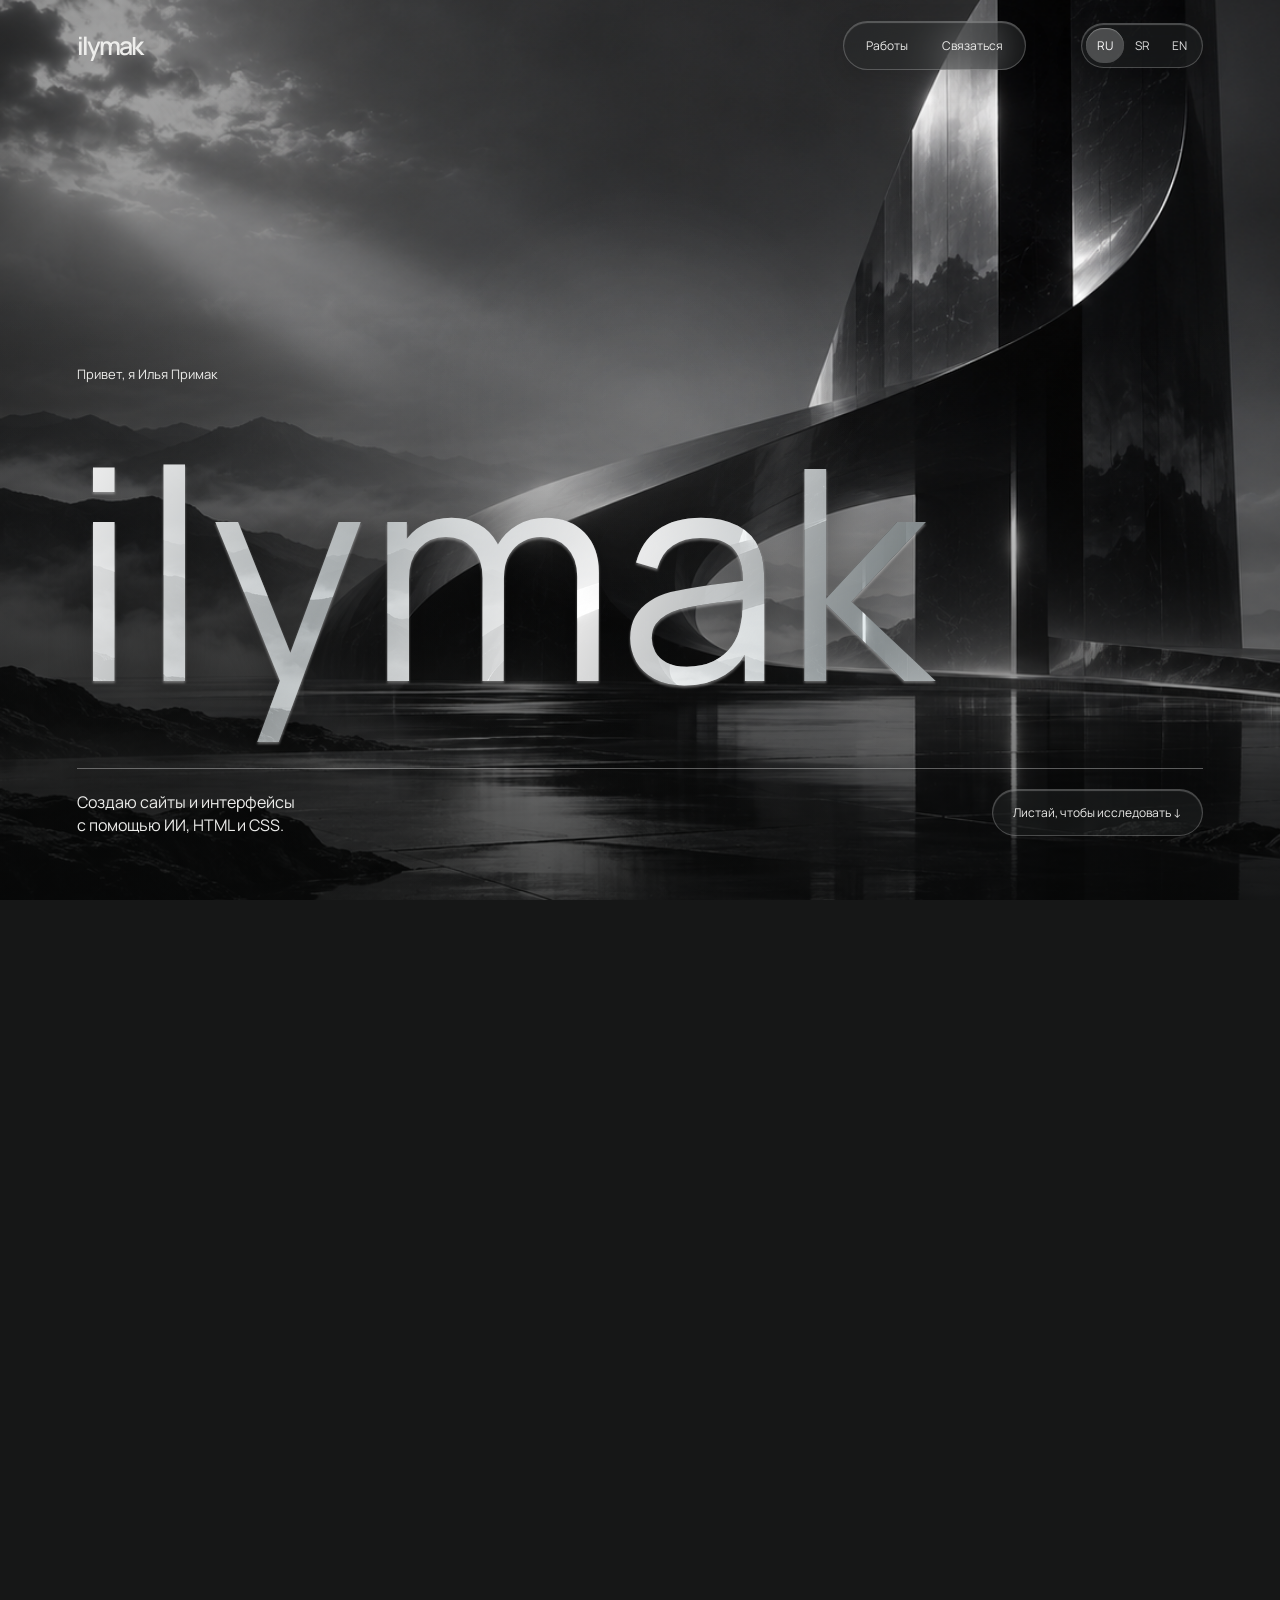
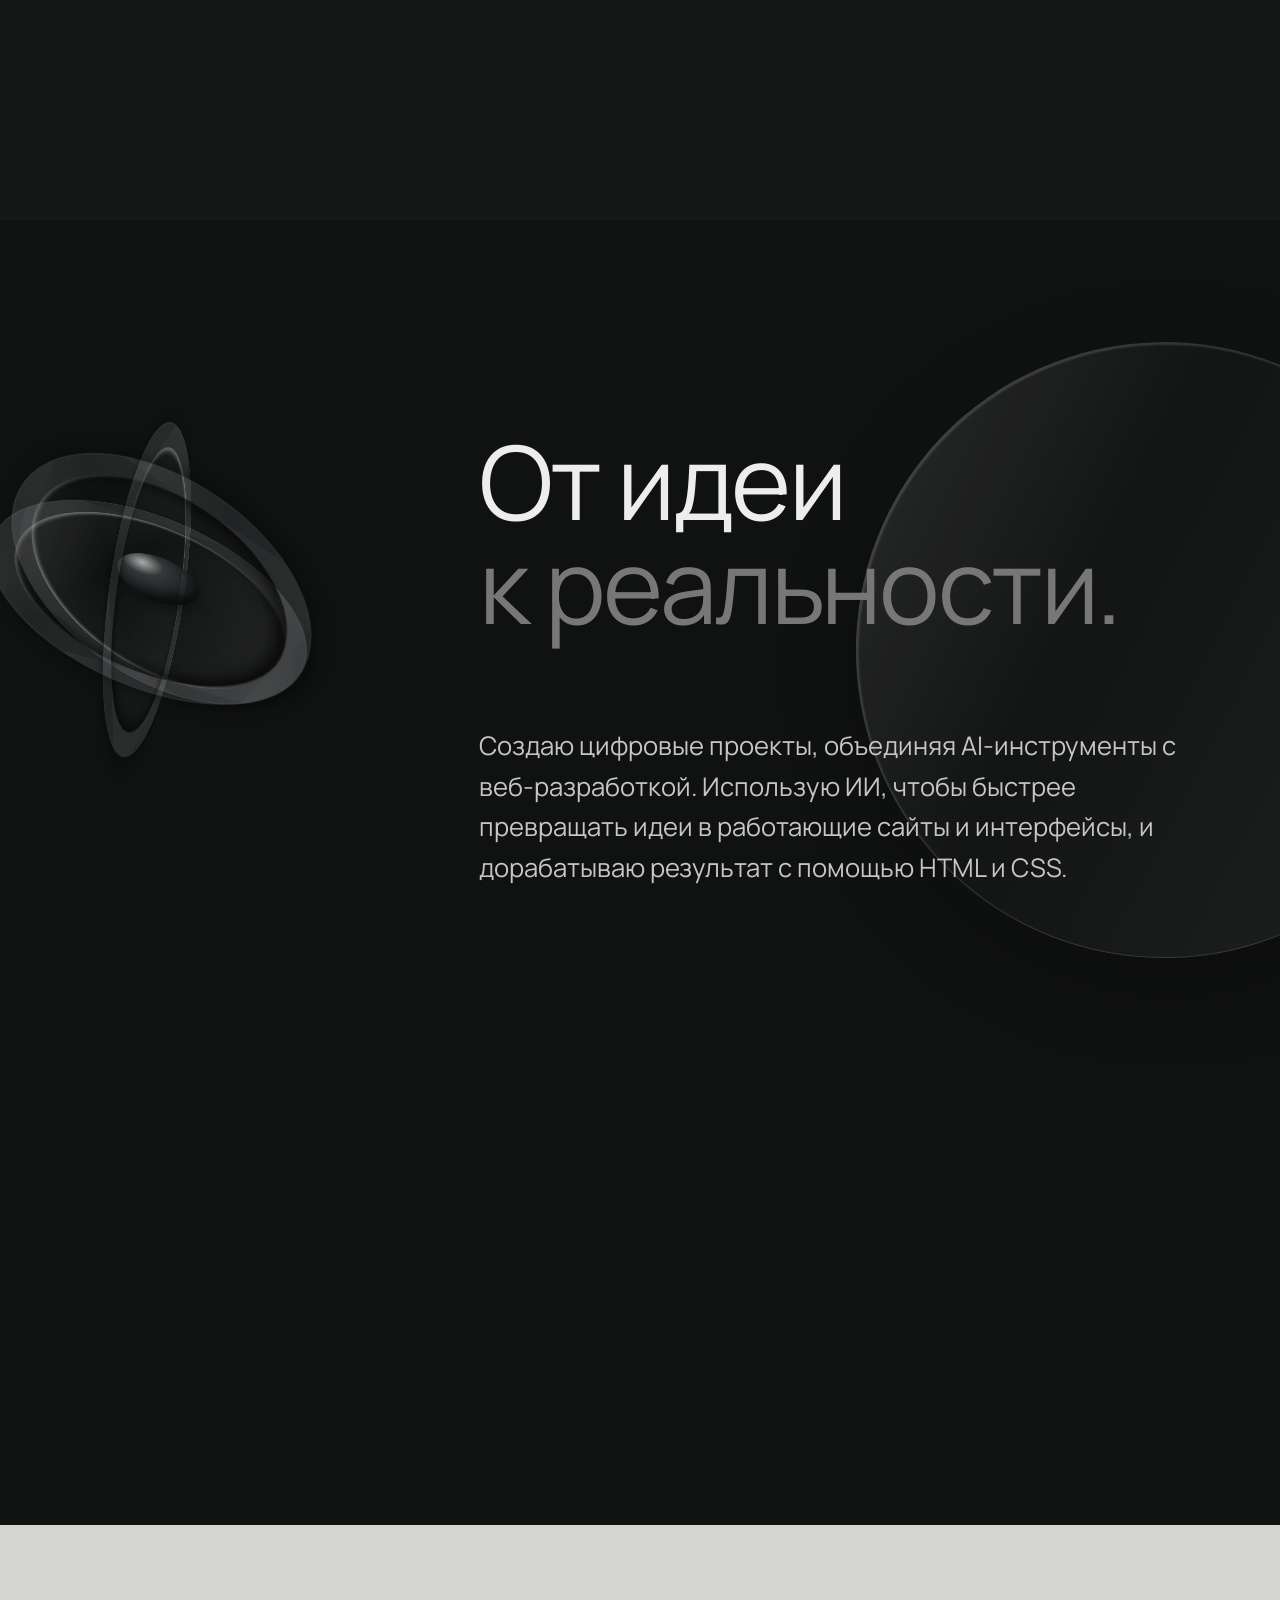
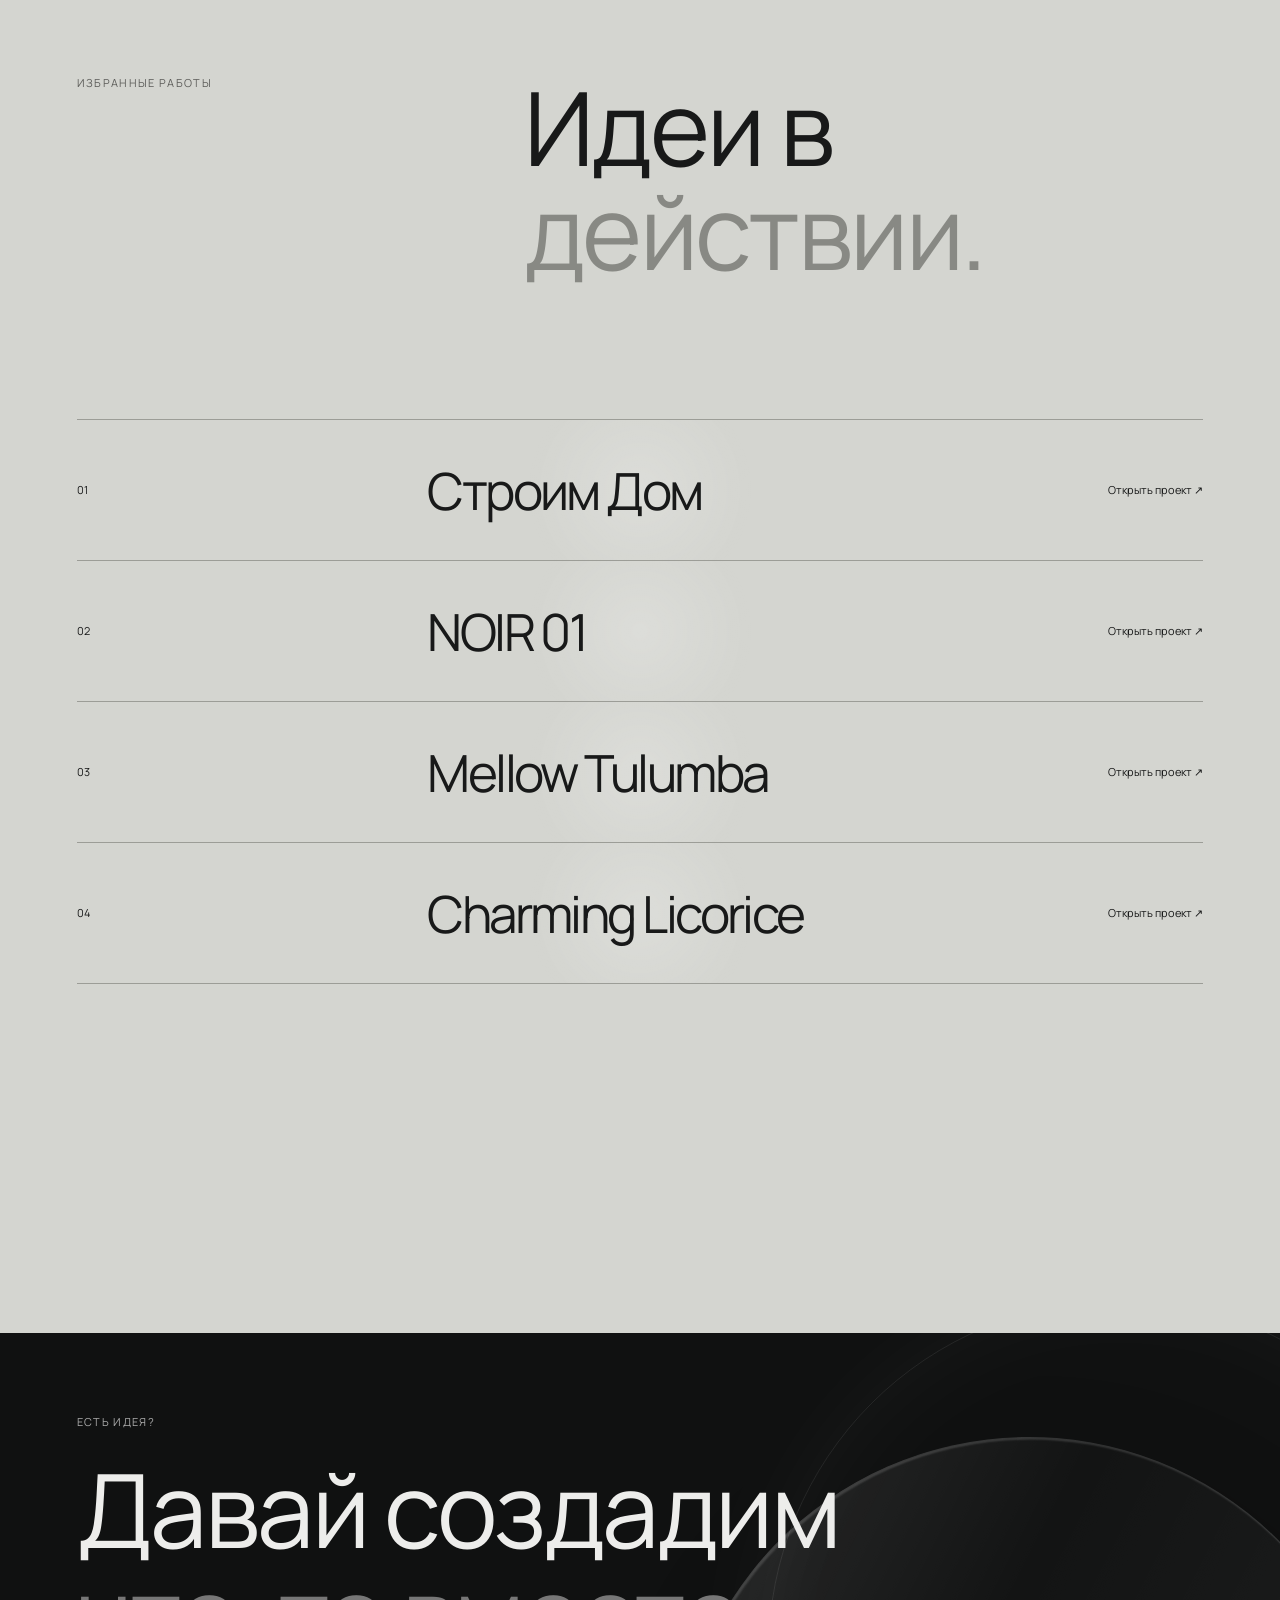
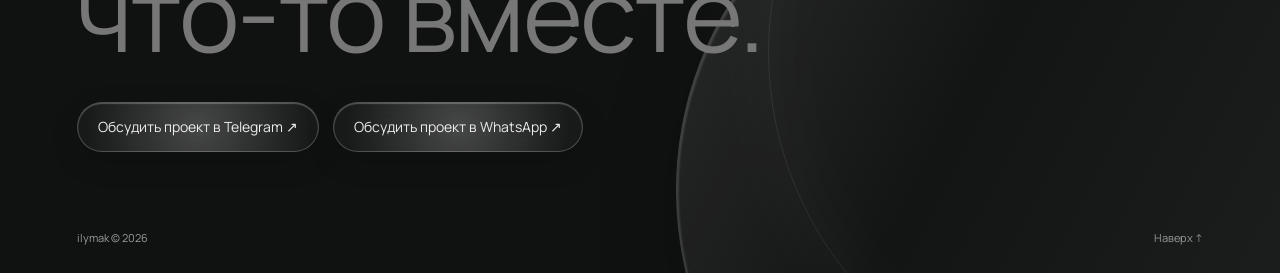
<file: index.html>
<!doctype html><html lang="ru"><head><meta charset="utf-8"><meta name="viewport" content="width=device-width,initial-scale=1"><meta name="theme-color" content="#101111"><meta name="color-scheme" content="light"><title>ilymak — digital creator</title><link rel="stylesheet" href="style.css?v=mobile3"></head><body><header><a class="logo" href="#top">ilymak</a><nav><a href="#work" data-i="navWork">Работы</a><a href="#contact" data-i="navContact">Связаться</a></nav><div class="langs" aria-label="Language"><button data-lang="ru" class="active">RU</button><button data-lang="sr">SR</button><button data-lang="en">EN</button></div></header><main id="top"><section class="hero"><span id="journey" class="journey-anchor" aria-hidden="true"></span><div class="hero-stage"><div class="scene"></div><canvas class="flight-video" width="854" height="480" aria-hidden="true"></canvas><div class="entry-scene"><div class="journey-scene"><img src="interior.png" alt="" class="interior-image"><div class="laptop-message"><span>ilymak</span><p data-i="laptop">Идеи становятся<br>реальностью.</p></div></div></div><div class="scene-light" aria-hidden="true"></div><div class="hero-content"><p data-i="intro">Привет, я Илья Примак</p><h1>ilymak</h1><div class="hero-bottom"><p data-i="hero">Создаю сайты и интерфейсы<br>с помощью ИИ, HTML и CSS.</p><a href="#journey" data-i="scroll">Листай, чтобы исследовать ↓</a></div></div></div></section><div class="about-hold"><section class="about section" id="about"><div class="orb-scene" aria-hidden="true"><div class="orb"><div class="orb-ring ring-a"></div><div class="orb-ring ring-b"></div><div class="orb-ring ring-c"></div><div class="orb-core"></div></div></div><div class="about-spacer" aria-hidden="true"></div><div><h2 data-i="aboutTitle">От идеи<br><em>к реальности.</em></h2><p class="about-copy" data-i="aboutCopy">Создаю цифровые проекты, объединяя AI-инструменты с веб-разработкой. Использую ИИ, чтобы быстрее превращать идеи в работающие сайты и интерфейсы, и дорабатываю результат с помощью HTML и CSS.</p></div></section></div><div class="work-hold"><section class="work section" id="work"><div class="work-head"><div class="section-label" data-i="workLabel">Избранные работы</div><h2 data-i="workTitle">Идеи в<br><em>действии.</em></h2></div><div class="projects"><a href="projects/stroim-dom/" target="_blank" rel="noopener"><span>01</span><strong>Строим Дом</strong><small data-i="view">Открыть проект<span class="external-arrow" aria-hidden="true"> ↗</span></small></a><a href="projects/noir/" target="_blank" rel="noopener"><span>02</span><strong>NOIR 01</strong><small data-i="view">Открыть проект<span class="external-arrow" aria-hidden="true"> ↗</span></small></a><a href="https://mellow-tulumba-6fea2e.netlify.app" target="_blank" rel="noopener"><span>03</span><strong>Mellow Tulumba</strong><small data-i="view">Открыть проект<span class="external-arrow" aria-hidden="true"> ↗</span></small></a><a href="https://charming-licorice-22131a.netlify.app" target="_blank" rel="noopener"><span>04</span><strong>Charming Licorice</strong><small data-i="view">Открыть проект<span class="external-arrow" aria-hidden="true"> ↗</span></small></a></div></section></div><section class="contact section" id="contact"><div class="contact-glow"></div><div class="section-label" data-i="contactLabel">Есть идея?</div><h2 data-i="contactTitle">Давай создадим<br><em>что-то вместе.</em></h2><div class="contact-links"><a href="https://t.me/Ilprmk" target="_blank" rel="noopener" data-i="telegram">Обсудить проект в Telegram<span class="external-arrow" aria-hidden="true"> ↗</span></a><a href="https://wa.me/381638087576" target="_blank" rel="noopener" data-i="whatsapp">Обсудить проект в WhatsApp<span class="external-arrow" aria-hidden="true"> ↗</span></a></div><footer><span>ilymak © 2026</span><a href="#top" data-i="top">Наверх ↑</a></footer></section></main><script src="script.js?v=works1"></script></body></html>
</file>
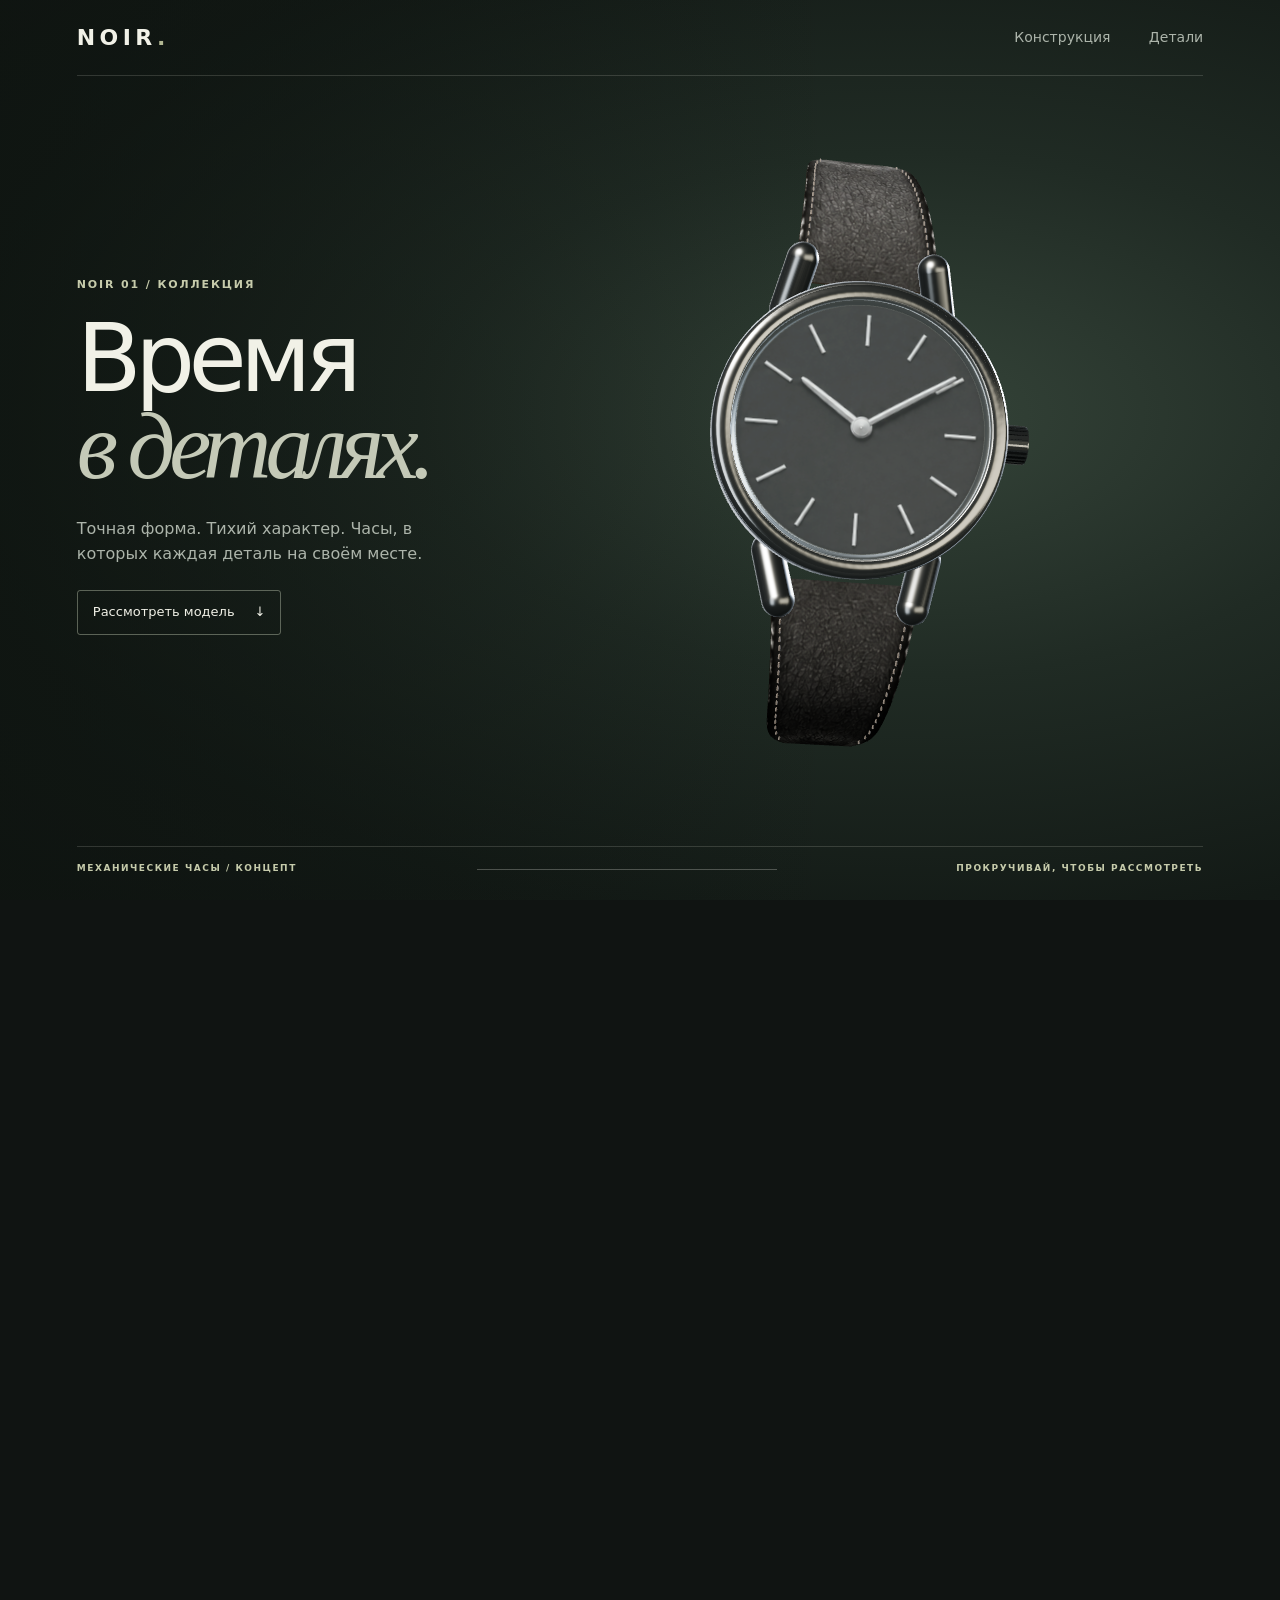
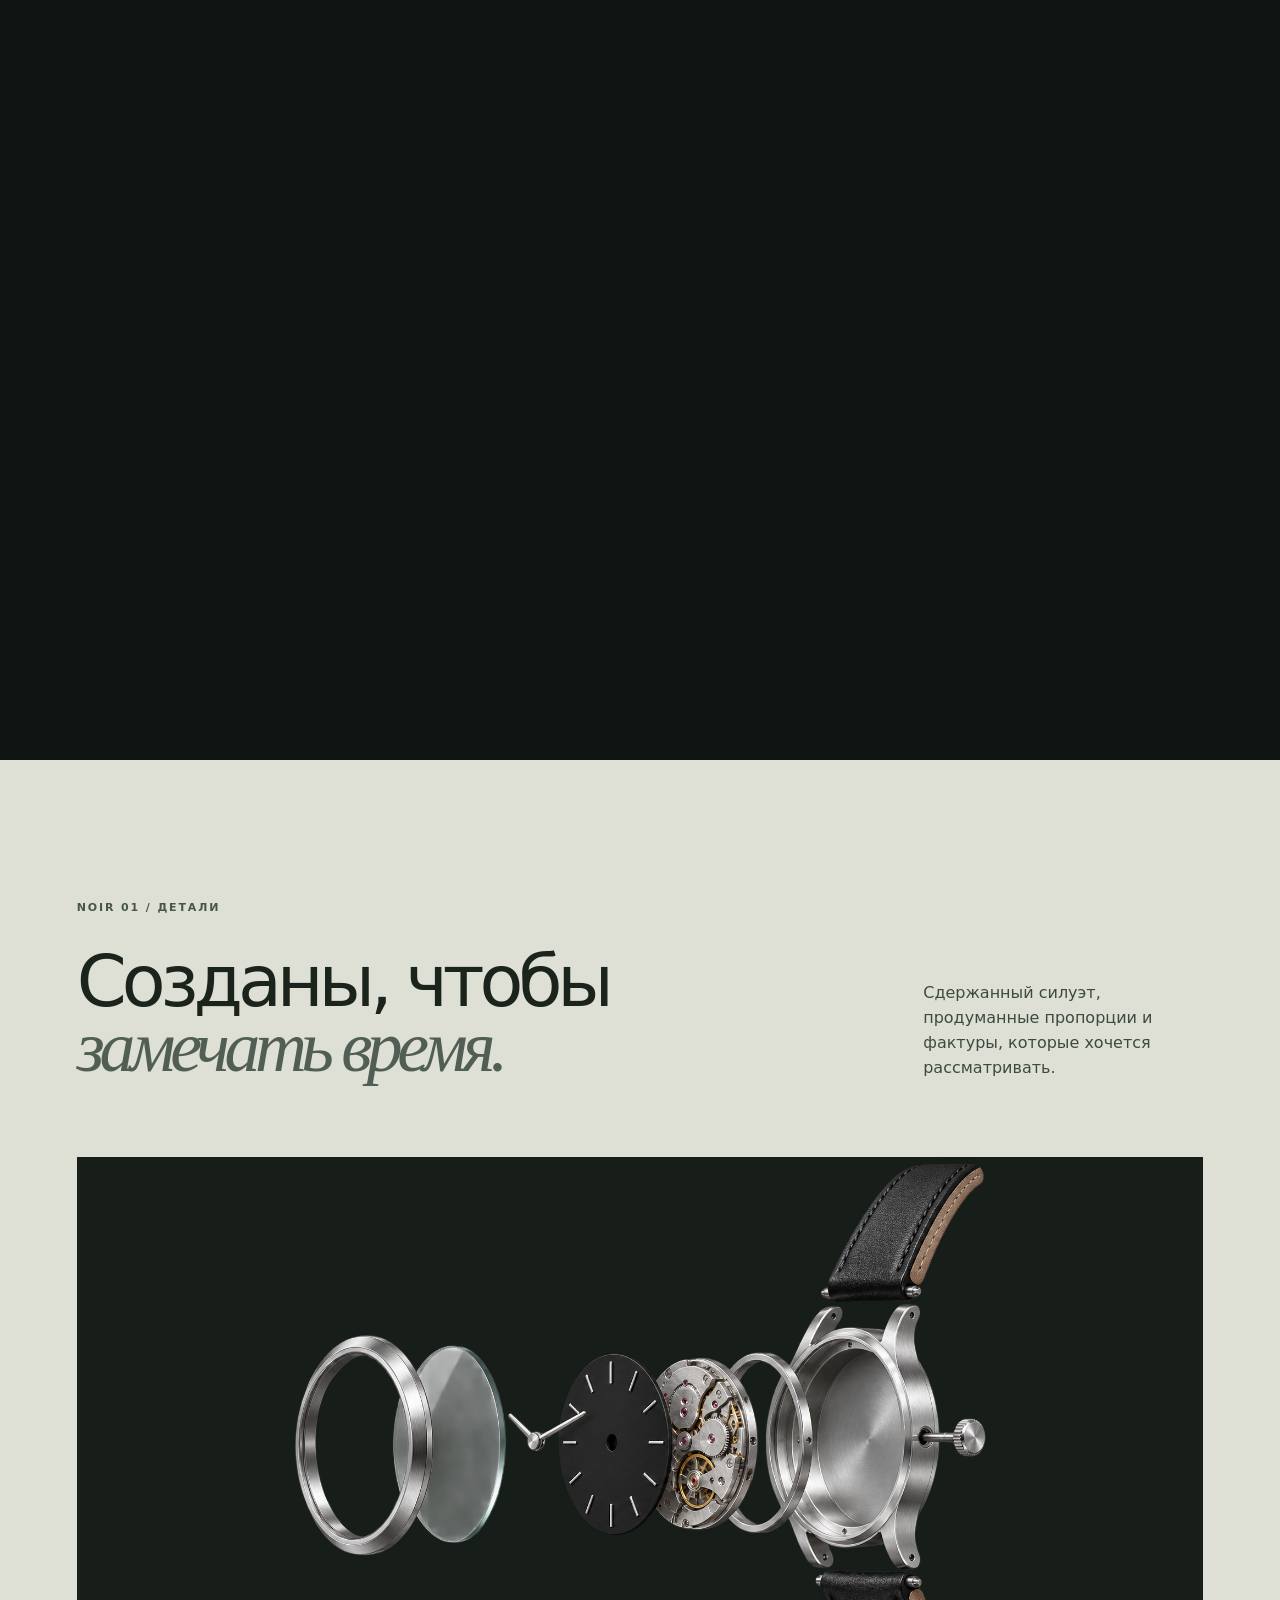
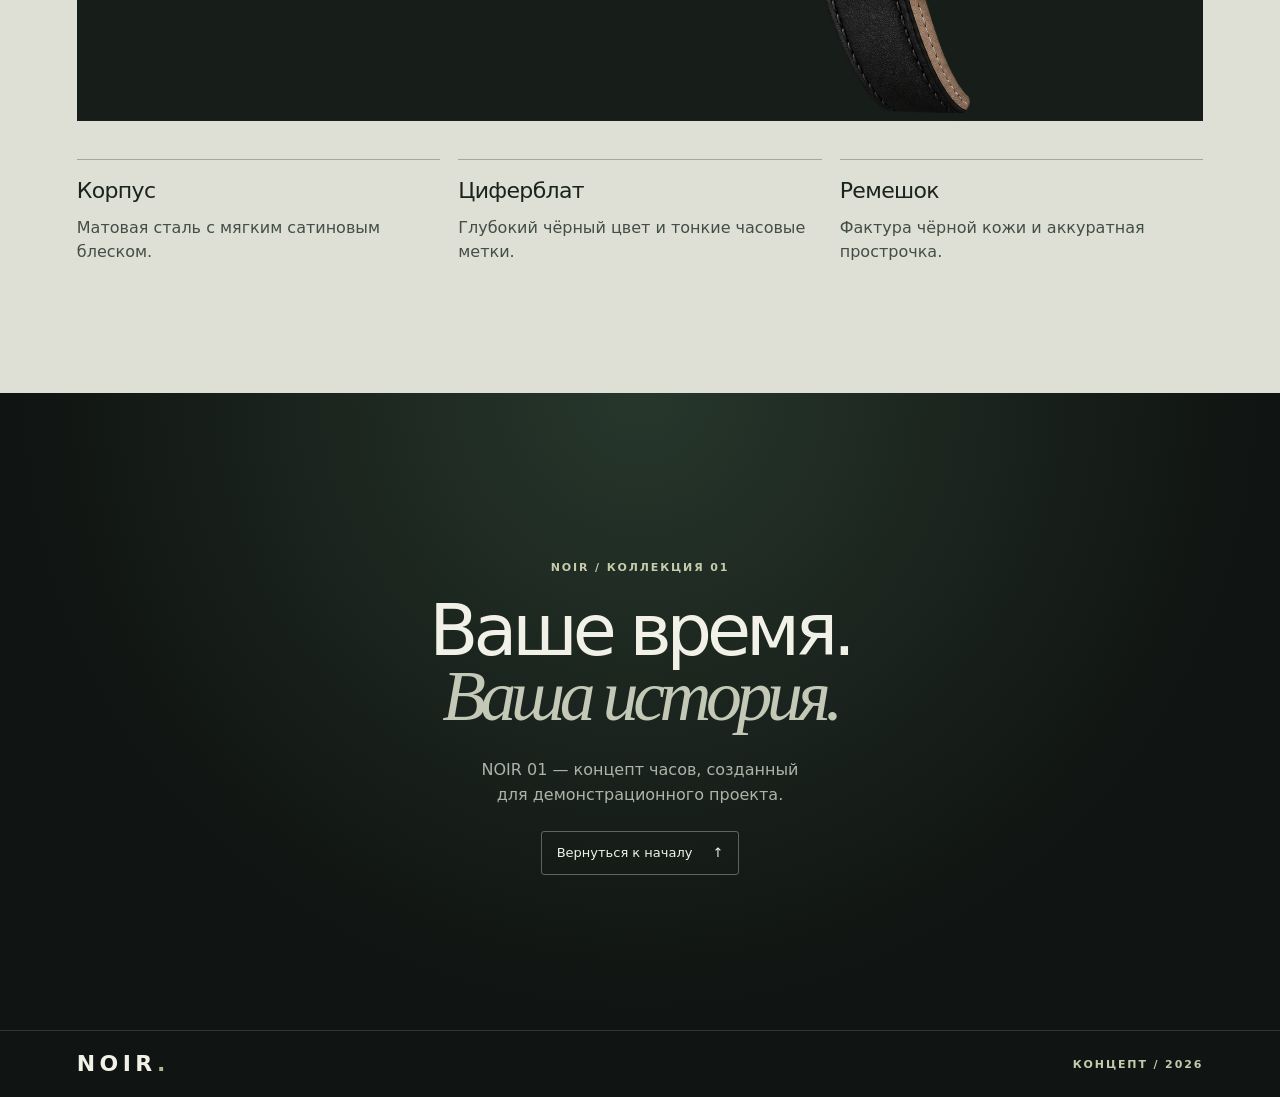
<file: projects/noir/index.html>
<!doctype html>
<html lang="ru">
<head>
  <meta charset="utf-8">
  <meta name="viewport" content="width=device-width, initial-scale=1">
  <meta name="theme-color" content="#151917">
  <meta name="description" content="NOIR 01 — концепт механических часов. Рассмотрите корпус, циферблат и механизм в движении.">
  <title>NOIR 01 — Время в деталях</title>
  <link rel="stylesheet" href="style.css?v=noir3d2">
  <script type="module" src="script.js?v=noir3d2"></script>
</head>
<body>
  <main id="top">
    <section class="experience" aria-label="NOIR 01 в движении">
      <div class="stage">
        <header class="stage-header">
          <a class="brand" href="#top">NOIR<span>.</span></a>
          <nav aria-label="Навигация">
            <a href="#story">Конструкция</a>
            <a href="#details">Детали</a>
          </nav>
        </header>

        <div class="art" aria-hidden="true">
          <img class="poster" src="watch-assembled.png" alt="" fetchpriority="high">
          <canvas class="watch-canvas"></canvas>
        </div>

        <div class="chapters">
          <section class="chapter chapter-opening">
            <p class="eyebrow">NOIR 01 / Коллекция</p>
            <h1>Время<br><em>в деталях.</em></h1>
            <p>Точная форма. Тихий характер. Часы, в которых каждая деталь на своём месте.</p>
            <a class="button" href="#story">Рассмотреть модель <span aria-hidden="true">↓</span></a>
          </section>
          <section class="chapter chapter-form">
            <p class="eyebrow">NOIR 01 / Форма</p>
            <h2>Одна идея.<br><em>Множество деталей.</em></h2>
            <p>Сталь, чёрный циферблат и кожа. Посмотри, как детали отделяются от корпуса.</p>
          </section>
          <section class="chapter chapter-calibre">
            <p class="eyebrow">NOIR 01 / Механизм</p>
            <h2>Красота<br><em>изнутри.</em></h2>
            <p>Стекло, циферблат и механизм раскрываются по очереди. Рассмотри, как они соединяются внутри корпуса.</p>
          </section>
        </div>

        <div class="stage-footer" aria-hidden="true">
          <span>Механические часы / Концепт</span>
          <div class="progress"><i></i></div>
          <span>Прокручивай, чтобы рассмотреть</span>
        </div>
      </div>
      <div class="anchor" id="story" aria-hidden="true"></div>
    </section>

    <section class="details" id="details">
      <div class="details-heading">
        <p class="eyebrow">NOIR 01 / Детали</p>
        <h2>Созданы, чтобы<br><em>замечать время.</em></h2>
        <p>Сдержанный силуэт, продуманные пропорции и фактуры, которые хочется рассматривать.</p>
      </div>
      <figure class="detail-photo">
        <img src="watch-exploded.png" loading="lazy" width="1536" height="1024" alt="Стекло, циферблат, механизм и корпус часов NOIR 01 в разобранном виде">
      </figure>
      <div class="facts">
        <article><h3>Корпус</h3><p>Матовая сталь с мягким сатиновым блеском.</p></article>
        <article><h3>Циферблат</h3><p>Глубокий чёрный цвет и тонкие часовые метки.</p></article>
        <article><h3>Ремешок</h3><p>Фактура чёрной кожи и аккуратная прострочка.</p></article>
      </div>
    </section>

    <section class="closing" id="contact">
      <p class="eyebrow">NOIR / Коллекция 01</p>
      <h2>Ваше время.<br><em>Ваша история.</em></h2>
      <p>NOIR 01 — концепт часов, созданный для демонстрационного проекта.</p>
      <a class="button" href="#top">Вернуться к началу <span aria-hidden="true">↑</span></a>
    </section>
  </main>
  <footer class="site-footer"><a class="brand" href="#top">NOIR<span>.</span></a><span>Концепт / 2026</span></footer>
</body>
</html>
</file>
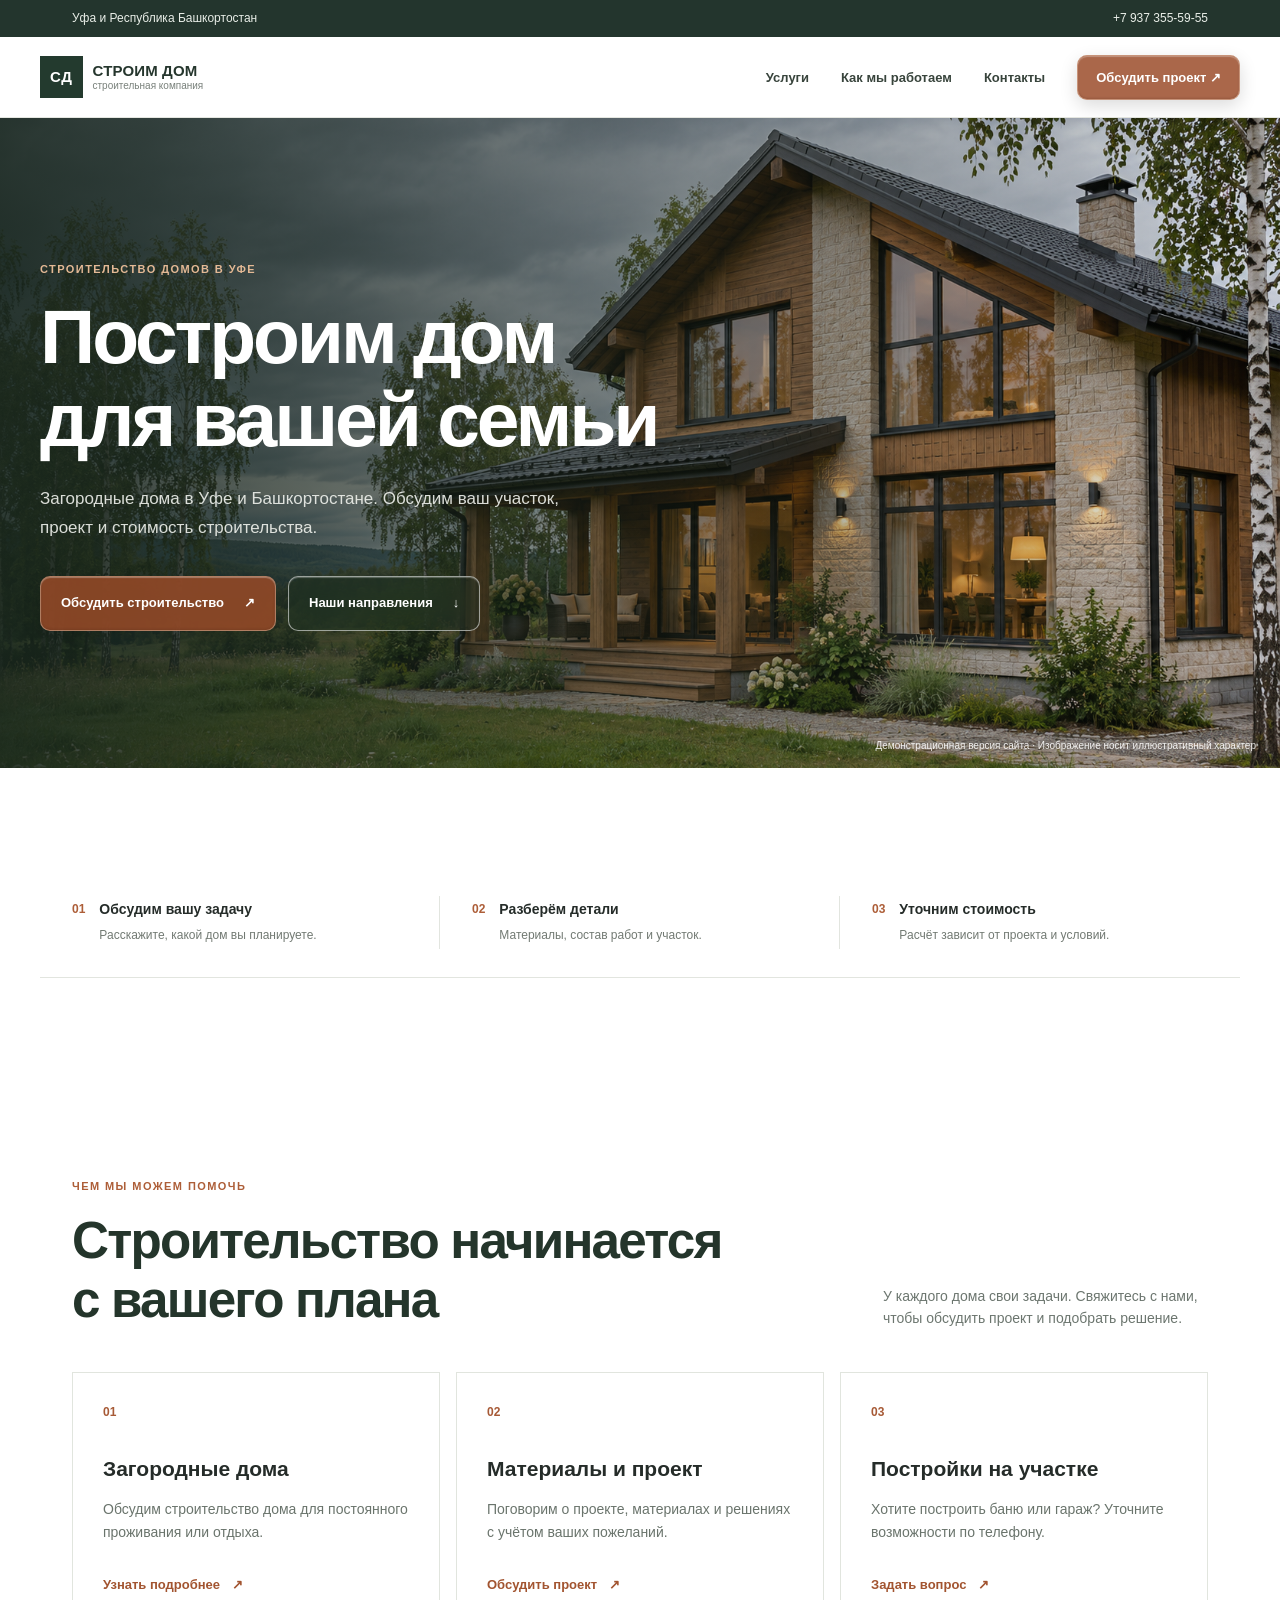
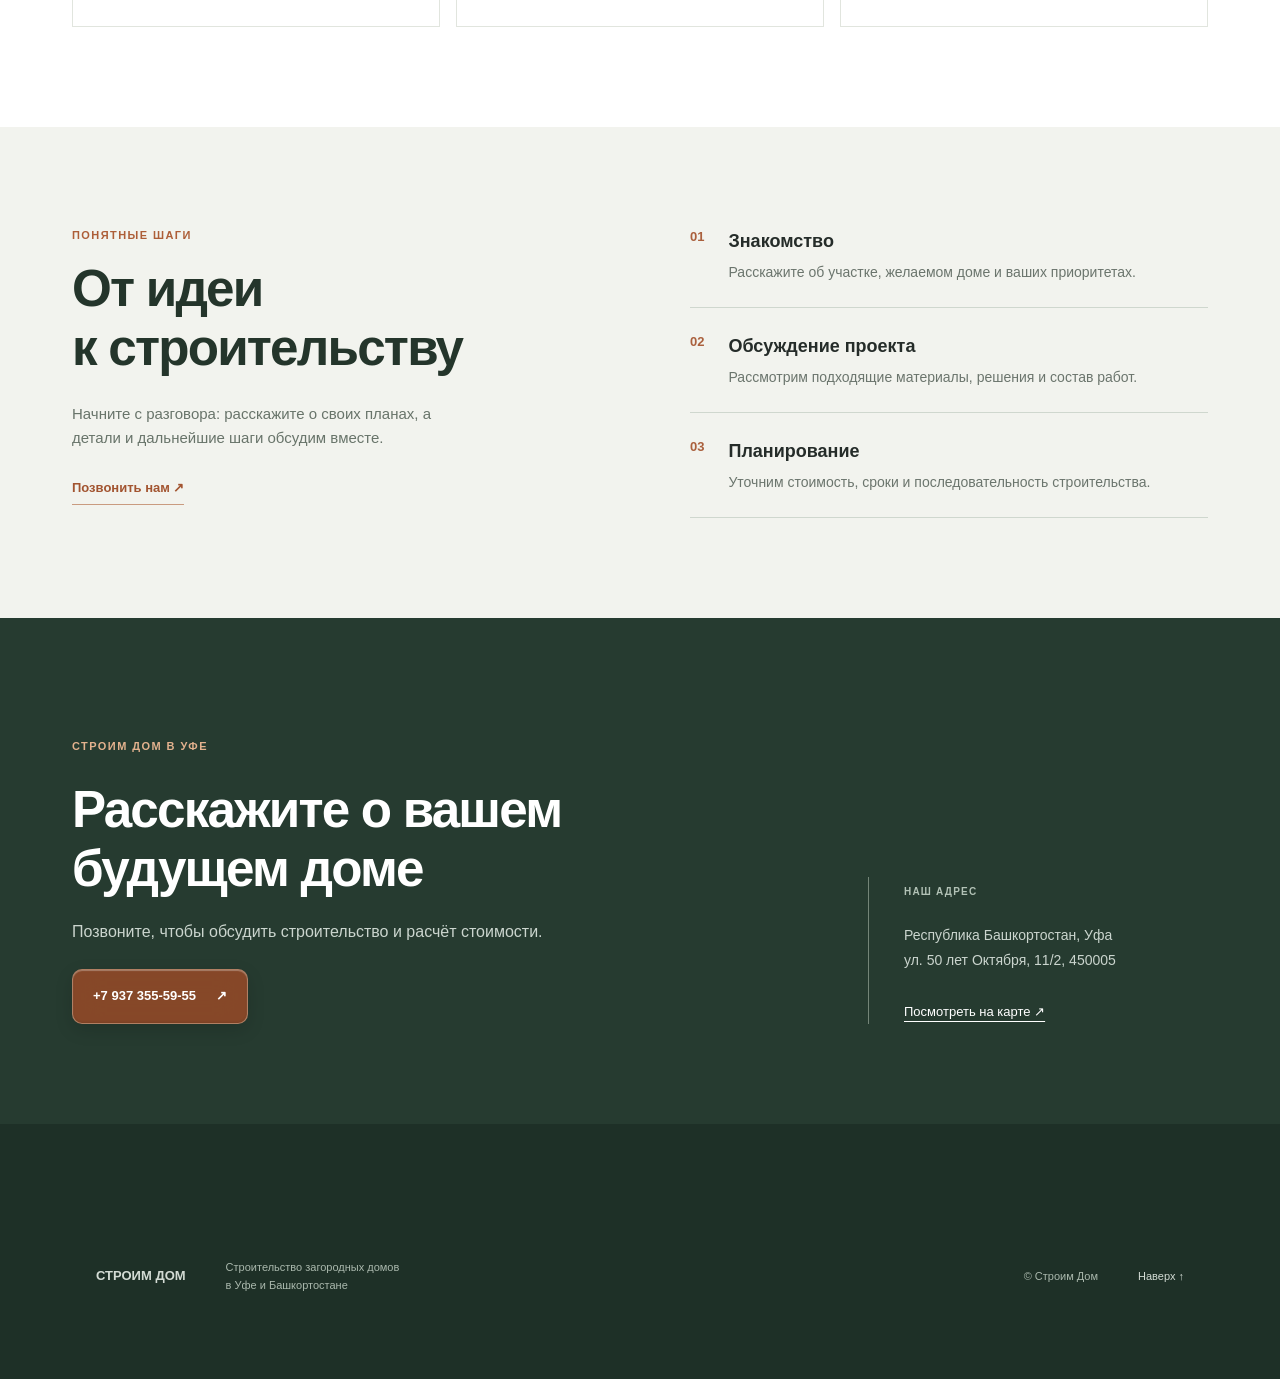
<file: projects/stroim-dom/index.html>
<!doctype html><html lang="ru"><head><meta charset="utf-8"><meta name="viewport" content="width=device-width,initial-scale=1"><meta name="description" content="Строительство загородных домов в Уфе и Башкортостане. Обсудите проект и расчёт стоимости."><title>Строим Дом — строительство домов в Уфе</title><link rel="stylesheet" href="template.css"><link rel="stylesheet" href="style.css?v=cards4"></head><body>
<div class="topbar"><div class="wrap"><span>Уфа и Республика Башкортостан</span><a href="tel:+79373555955">+7 937 355-59-55</a></div></div>
<header><nav><a class="logo" href="#top"><span class="logo-sign">СД</span><span>СТРОИМ ДОМ<small>строительная компания</small></span></a><button class="hamburger" type="button" aria-label="Открыть меню" aria-expanded="false" aria-controls="nav-links"><span class="bar"></span><span class="bar"></span><span class="bar"></span></button><ul class="nav-links" id="nav-links"><li><a href="#services">Услуги</a></li><li><a href="#process">Как мы работаем</a></li><li><a href="#contact">Контакты</a></li><li><a href="tel:+79373555955" class="nav-call">Обсудить проект ↗</a></li></ul></nav></header>
<main id="top"><section class="hero"><div class="hero-bg"><img src="house.png" alt="Иллюстрация загородного дома"></div><div class="hero-content"><div class="hero-text"><p class="tagline">СТРОИТЕЛЬСТВО ДОМОВ В УФЕ</p><h1>Построим дом<br>для вашей семьи</h1><p class="subtitle">Загородные дома в Уфе и Башкортостане. Обсудим ваш участок, проект и стоимость строительства.</p><div class="cta-group"><a href="tel:+79373555955" class="btn btn-primary">Обсудить строительство <span>↗</span></a><a href="#services" class="btn btn-secondary">Наши направления <span>↓</span></a></div></div></div><div class="hero-caption">Демонстрационная версия сайта · Изображение носит иллюстративный характер</div></section>
<section class="quick"><div class="quick-inner"><div><span>01</span><strong>Обсудим вашу задачу</strong><p>Расскажите, какой дом вы планируете.</p></div><div><span>02</span><strong>Разберём детали</strong><p>Материалы, состав работ и участок.</p></div><div><span>03</span><strong>Уточним стоимость</strong><p>Расчёт зависит от проекта и условий.</p></div></div></section>
<section class="services section" id="services"><div class="wrap"><div class="section-heading"><div><p class="eyebrow">ЧЕМ МЫ МОЖЕМ ПОМОЧЬ</p><h2>Строительство начинается<br>с вашего плана</h2></div><p>У каждого дома свои задачи. Свяжитесь с нами, чтобы обсудить проект и подобрать решение.</p></div><div class="service-grid"><article class="feature-card"><span class="number">01</span><h3>Загородные дома</h3><p>Обсудим строительство дома для постоянного проживания или отдыха.</p><a href="tel:+79373555955">Узнать подробнее <span>↗</span></a></article><article class="feature-card"><span class="number">02</span><h3>Материалы и проект</h3><p>Поговорим о проекте, материалах и решениях с учётом ваших пожеланий.</p><a href="tel:+79373555955">Обсудить проект <span>↗</span></a></article><article class="feature-card"><span class="number">03</span><h3>Постройки на участке</h3><p>Хотите построить баню или гараж? Уточните возможности по телефону.</p><a href="tel:+79373555955">Задать вопрос <span>↗</span></a></article></div></div></section>
<section class="process section" id="process"><div class="wrap process-layout"><div><p class="eyebrow">ПОНЯТНЫЕ ШАГИ</p><h2>От идеи<br>к строительству</h2><p class="lead">Начните с разговора: расскажите о своих планах, а детали и дальнейшие шаги обсудим вместе.</p><a class="under-link" href="tel:+79373555955">Позвонить нам ↗</a></div><div class="step-list"><article><span>01</span><div><h3>Знакомство</h3><p>Расскажите об участке, желаемом доме и ваших приоритетах.</p></div></article><article><span>02</span><div><h3>Обсуждение проекта</h3><p>Рассмотрим подходящие материалы, решения и состав работ.</p></div></article><article><span>03</span><div><h3>Планирование</h3><p>Уточним стоимость, сроки и последовательность строительства.</p></div></article></div></div></section>
<section class="contact section" id="contact"><div class="wrap contact-inner"><div><p class="eyebrow">СТРОИМ ДОМ В УФЕ</p><h2>Расскажите о вашем<br>будущем доме</h2><p>Позвоните, чтобы обсудить строительство и расчёт стоимости.</p><a class="btn btn-primary" href="tel:+79373555955">+7 937 355-59-55 <span>↗</span></a></div><div class="contact-address"><span>НАШ АДРЕС</span><p>Республика Башкортостан, Уфа<br>ул. 50 лет Октября, 11/2, 450005</p><a href="https://yandex.ru/maps/?text=%D0%A3%D1%84%D0%B0%2C%20%D1%83%D0%BB%D0%B8%D1%86%D0%B0%2050%20%D0%BB%D0%B5%D1%82%20%D0%9E%D0%BA%D1%82%D1%8F%D0%B1%D1%80%D1%8F%2C%2011%2F2" target="_blank" rel="noopener">Посмотреть на карте ↗</a></div></div></section></main><footer><div class="wrap footer-inner"><a class="footer-logo" href="#top">СТРОИМ ДОМ</a><p>Строительство загородных домов<br>в Уфе и Башкортостане</p><span>© Строим Дом</span><a href="#top">Наверх ↑</a></div></footer><script src="script.js?v=cards5"></script></body></html>
</file>
<file: style.css>
@import url('https://fonts.googleapis.com/css2?family=Manrope:wght@300;400;500;600&display=swap');
*{box-sizing:border-box}html{scroll-behavior:smooth}body{margin:0;background:#101111;color:#ededeb;font-family:Manrope,Arial,sans-serif}a{color:inherit;text-decoration:none}header{height:90px;position:absolute;z-index:5;top:0;left:0;width:100%;display:flex;align-items:center;padding:0 6%;gap:55px;font-size:12px}header .logo{font-size:25px;letter-spacing:-2px;font-weight:600;margin-right:auto}header .logo span,h1 span{font-size:.22em;vertical-align:top;letter-spacing:0;margin-left:5px}nav{display:flex;gap:36px}.langs{display:flex;gap:10px}.langs button{border:0;background:none;color:#aaa;font:inherit;cursor:pointer;padding:5px}.langs button.active{color:white;border-bottom:1px solid white}.hero{height:100svh;min-height:650px;position:relative;overflow:hidden;background:#161717}.scene{position:absolute;inset:-5%;background:linear-gradient(0deg,rgba(8,9,9,.75),transparent 65%),linear-gradient(90deg,rgba(8,9,9,.45),transparent 70%),url('scene.png') center/cover;will-change:transform}.hero-content{position:absolute;inset:0;padding:0 6% 5%;display:flex;flex-direction:column;justify-content:flex-end}.hero-content>p{font-size:13px;margin:0 0 12px}h1{font-size:clamp(110px,23vw,360px);line-height:.77;letter-spacing:-.09em;font-weight:400;margin:0 0 45px -0.07em}.hero-bottom{display:flex;justify-content:space-between;align-items:end;border-top:1px solid #ffffff55;padding-top:20px;font-size:12px}.hero-bottom p{font-size:16px;line-height:1.4;margin:0}.section{padding:150px 6%}.about{display:grid;grid-template-columns:1fr 2fr;gap:40px;min-height:90vh;align-content:center}.section-label{font-size:11px;text-transform:uppercase;letter-spacing:.12em;color:#aaa}h2{font-weight:400;letter-spacing:-.065em;font-size:clamp(55px,8vw,130px);line-height:1.02;margin:0}h2 em{font-style:normal;color:#777}.about-copy{font-size:clamp(18px,2vw,26px);line-height:1.6;max-width:720px;color:#c6c6c2;margin:55px 0}.disciplines{display:flex;gap:30px;font-size:10px;letter-spacing:.1em;color:#858585}.work{background:#d4d5d0;color:#181919}.work .section-label{color:#5e5e5b}.work-head{display:grid;grid-template-columns:1fr 2fr;gap:40px;margin-bottom:100px}.work h2 em{color:#888984}.projects{border-top:1px solid #9c9d97}.projects a{display:grid;grid-template-columns:1fr 2fr auto;align-items:center;gap:20px;padding:35px 0;border-bottom:1px solid #9c9d97;transition:padding .3s,color .3s}.projects a:hover{padding-left:15px;color:#777}.projects span,.projects small{font-size:11px;font-weight:400}.projects strong{font-size:clamp(24px,4vw,58px);font-weight:400;letter-spacing:-.05em}.contact{position:relative;overflow:hidden;min-height:95vh;display:flex;flex-direction:column;justify-content:center}.contact-glow{position:absolute;width:55vw;height:55vw;border:1px solid #ffffff18;border-radius:50%;right:-15%;top:5%;box-shadow:0 0 100px #ffffff0a,inset 0 0 100px #ffffff09;pointer-events:none}.contact h2{margin:40px 0 60px;position:relative}.contact-links{display:flex;gap:40px;flex-wrap:wrap}.contact-links a{border-bottom:1px solid #888;padding:0 0 10px;font-size:14px}.contact-links a:hover{color:#aaa}footer{position:absolute;bottom:35px;left:6%;right:6%;display:flex;justify-content:space-between;color:#999;font-size:11px}.reveal{opacity:0;transform:translateY(35px);transition:opacity .9s,transform .9s}.reveal.visible{opacity:1;transform:none}@media(max-width:700px){header{height:72px;gap:15px}nav{gap:15px;font-size:11px}.hero{min-height:590px}.hero-content{padding-bottom:9%}h1{font-size:26vw}.hero-bottom{gap:15px}.hero-bottom a{font-size:10px}.section{padding:110px 6%}.about,.work-head{grid-template-columns:1fr;gap:35px}.about-copy{margin:35px 0}.work-head{margin-bottom:65px}.projects a{grid-template-columns:28px 1fr;gap:10px}.projects small{grid-column:2}.contact{min-height:80vh}.contact-links{flex-direction:column;align-items:flex-start;gap:25px}.contact-glow{width:100vw;height:100vw}.disciplines{flex-wrap:wrap}}@media(prefers-reduced-motion:reduce){html{scroll-behavior:auto}.reveal{opacity:1;transform:none;transition:none}}

/* Translucent controls catch the light from the scene behind them. */
header nav,
.langs,
.hero-bottom > a,
.contact-links a {
  background: rgba(40, 42, 43, .38);
  border: 1px solid rgba(255, 255, 255, .22);
  box-shadow: inset 0 1px 1px rgba(255, 255, 255, .25), 0 10px 30px rgba(0, 0, 0, .14);
  -webkit-backdrop-filter: blur(22px) saturate(150%);
  backdrop-filter: blur(22px) saturate(150%);
}
header nav {
  gap: 0;
  border-radius: 999px;
  padding: 5px;
}
header nav a {
  padding: 10px 17px;
  border-radius: 999px;
  transition: background .25s ease;
}
header nav a:hover, header nav a:focus-visible { background: rgba(255, 255, 255, .17); }
.langs { gap: 0; padding: 4px; border-radius: 999px; }
.langs button { padding: 9px 11px; border-radius: 999px; color: #ddd; transition: background .25s ease, color .25s ease; }
.langs button.active { border: 0; background: rgba(255, 255, 255, .22); color: #fff; box-shadow: inset 0 1px 1px rgba(255, 255, 255, .3); }
.hero-bottom > a, .contact-links a {
  border-radius: 999px;
  padding: 14px 20px;
  transition: background .25s ease, border-color .25s ease, box-shadow .25s ease;
}
.hero-bottom > a:hover, .contact-links a:hover {
  color: #fff;
  background: rgba(90, 94, 96, .5);
  border-color: rgba(255, 255, 255, .45);
  box-shadow: inset 0 1px 2px rgba(255, 255, 255, .3), 0 14px 35px rgba(0, 0, 0, .2);
}
.contact-links { gap: 14px; position: relative; }
a:focus-visible, button:focus-visible { outline: 2px solid #fff; outline-offset: 4px; }
@media (max-width: 700px) {
  header { padding-inline: 4%; gap: 7px; }
  header .logo { font-size: 21px; }
  header nav { gap: 0; padding: 3px; }
  header nav a { padding: 9px 8px; }
  .langs { padding: 3px; }
  .langs button { padding: 8px 6px; font-size: 10px; }
  .hero-bottom > a { padding: 12px 14px; }
  .contact-links { gap: 12px; }
}
@media (prefers-reduced-motion: reduce) {
  header nav a, .langs button, .hero-bottom > a, .contact-links a { transition: none; }
}

h1 { margin-bottom: clamp(70px, 6vw, 100px); }

/* A scroll-driven opening scene and a translucent wordmark. */
.hero { height: 210svh; min-height: 0; overflow: clip; }
.hero-stage { position: sticky; top: 0; height: 100svh; min-height: 560px; overflow: hidden; --pointer-x: 50%; --pointer-y: 45%; }
.scene { inset: -8%; transform-origin: 60% 48%; }
.scene-light { position: absolute; inset: 0; pointer-events: none; background: radial-gradient(circle 290px at var(--pointer-x) var(--pointer-y), rgba(255,255,255,.12), transparent 75%); mix-blend-mode: screen; }
.hero-content { transform-origin: 35% 65%; will-change: transform, opacity; }
.hero h1 { color: rgba(241,246,247,.37); -webkit-text-stroke: 1px rgba(255,255,255,.7); background: linear-gradient(115deg, rgba(255,255,255,.85) 2%, rgba(197,210,214,.22) 27%, rgba(255,255,255,.7) 48%, rgba(170,192,199,.2) 70%, rgba(255,255,255,.75)), url('scene.png') center / cover; -webkit-background-clip: text; background-clip: text; -webkit-text-fill-color: transparent; filter: drop-shadow(0 2px 1px rgba(255,255,255,.35)) drop-shadow(0 12px 20px rgba(0,0,0,.38)); transform: translate(var(--tilt-x, 0px), var(--tilt-y, 0px)); transition: transform .45s cubic-bezier(.16,1,.3,1); }
.about { position: relative; overflow: hidden; }
.about::before, .contact::before { content: ''; position: absolute; pointer-events: none; width: 48vw; aspect-ratio: 1; right: -15vw; top: 8%; border-radius: 50%; border: 1px solid rgba(255,255,255,.13); background: linear-gradient(135deg,rgba(255,255,255,.12),rgba(255,255,255,.015) 40%,rgba(255,255,255,.07)); box-shadow: inset 1px 2px 2px rgba(255,255,255,.15), 0 25px 90px rgba(0,0,0,.2); transform: translateY(calc((var(--section-progress, .5) - .5) * -100px)) rotate(-18deg); }
.about > *, .contact > * { position: relative; }
.disciplines span { display: inline-block; padding: 12px 16px; border: 1px solid rgba(255,255,255,.18); border-radius: 999px; background: rgba(255,255,255,.06); -webkit-backdrop-filter: blur(16px); backdrop-filter: blur(16px); color: #ddd; }
.disciplines { gap: 10px; }
.work { position: relative; overflow: hidden; }
.work-head h2 { transform: translateX(calc((var(--section-progress, .5) - .5) * -7vw)); }
.projects a { position: relative; transition: color .3s ease, background .3s ease, padding .3s ease; }
.projects a:hover, .projects a:focus-visible { background: rgba(255,255,255,.28); color: #181919; }
.contact::before { left: auto; right: -8vw; top: 10%; width: 55vw; }
.contact-glow { transform: translateY(calc((var(--section-progress, .5) - .5) * 120px)); }
@media (max-width:700px) {
  .hero { height: 180svh; }
  .hero-stage { min-height: 520px; }
  .scene { background-position: 61% center; }
  .hero h1 { font-size: 25vw; -webkit-text-stroke-width: .6px; }
  .about::before { width: 80vw; right: -40vw; top: 4%; }
  .contact::before { width: 95vw; right: -42vw; }
  .work-head h2 { transform: none; }
}
@media (prefers-reduced-motion:reduce) {
  .hero { height: 100svh; }
  .hero-stage { position: relative; }
  .scene, .hero-content, .hero h1, .about::before, .contact::before, .contact-glow, .work-head h2 { transform: none !important; }
  .hero-content { opacity: 1 !important; }
  .scene-light { display: none; }
}

/* Letterforms keep their own space, including at large display sizes. */
.hero h1 { letter-spacing: -.025em; margin-left: -.025em; }
h2 { letter-spacing: -.025em; }
.contact-links a { letter-spacing: normal; line-height: 1.45; white-space: normal; }
.contact footer { position: absolute; }

/* A dimensional glass sculpture turns as the visitor moves through the story. */
.orb-scene { position: absolute; width: min(44vw, 580px); aspect-ratio: 1; left: -15%; top: 8%; perspective: 950px; pointer-events: none; opacity: .72; }
.orb { width: 100%; height: 100%; position: relative; transform-style: preserve-3d; transform: rotateX(calc(58deg + var(--orb-x, 0deg))) rotateY(calc(20deg + var(--orb-y, 0deg))) rotateZ(calc(var(--section-progress, .5) * 250deg)); transition: transform .15s linear; }
.orb-ring { position: absolute; inset: 12%; border-radius: 50%; border: clamp(8px, 1.8vw, 24px) solid rgba(225, 239, 241, .12); box-shadow: inset 2px 3px 5px rgba(255,255,255,.55), inset -6px -6px 18px rgba(0,0,0,.8), 2px 5px 20px rgba(0,0,0,.5), 0 0 1px 1px rgba(255,255,255,.35); background: linear-gradient(120deg,rgba(255,255,255,.12),transparent 38%,rgba(255,255,255,.07)); }
.ring-a { transform: rotateX(0deg); }
.ring-b { transform: rotateX(65deg) rotateY(20deg); }
.ring-c { transform: rotateY(70deg) rotateX(-15deg); }
.orb-core { position: absolute; inset: 40%; border-radius: 50%; transform: translateZ(15px); background: radial-gradient(circle at 30% 25%,rgba(255,255,255,.9),rgba(191,213,218,.25) 25%,rgba(22,29,31,.7) 72%); box-shadow: inset -8px -9px 20px rgba(0,0,0,.65), 0 8px 22px rgba(0,0,0,.5); }
.about > :not(.orb-scene) { z-index: 1; }
.work-head h2, .contact h2 { transition: transform .2s linear; }
.contact h2 { transform: translateY(calc((var(--section-progress, .5) - .5) * -45px)); }
.projects a strong { display: block; transition: transform .35s cubic-bezier(.16,1,.3,1); }
.projects a:hover strong, .projects a:focus-visible strong { transform: translateX(12px); }
@media(max-width:700px) {
  .hero h1 { font-size: 24vw; }
  .orb-scene { width: 65vw; left: auto; right: -23%; top: 2%; opacity: .48; }
  .contact-links a { max-width: 100%; font-size: 14px; }
  .contact { padding-bottom: 150px; }
}
@media(prefers-reduced-motion:reduce) {
  .orb { transform: rotateX(58deg) rotateY(20deg); transition: none; }
  .contact h2, .projects a strong { transform: none !important; transition: none; }
}
.hero h1 { letter-spacing: .005em; font-kerning: normal; font-variant-ligatures: none; -webkit-text-stroke: 0; }
@media(min-width:701px) { .orb-scene { left: -5%; width: min(34vw, 500px); top: 17%; } }

/* Give the descender its full line box, including inside the text mask. */
.hero h1 { line-height: 1.18; margin-bottom: clamp(12px, 2vw, 34px); }
.about-copy { transform: translate3d(0, calc((var(--section-progress, .5) - .5) * -65px), 0); }
.projects { transform: translate3d(0, calc((var(--section-progress, .5) - .5) * -70px), 0); }
.contact-links { transform: translate3d(0, calc((var(--section-progress, .5) - .5) * -35px), 0); }
@media (max-width:700px) {
  .hero h1 { line-height: 1.2; margin-bottom: 24px; }
  .about-copy { transform: translate3d(0, calc((var(--section-progress, .5) - .5) * -25px), 0); }
  .projects { transform: translate3d(0, calc((var(--section-progress, .5) - .5) * -25px), 0); }
}
@media (prefers-reduced-motion:reduce) {
  .about-copy, .projects, .contact-links { transform: none; }
}

/* Enter the building and move through the laptop screen. */
.journey { height: 230svh; position: relative; background: #080909; }
.journey-stage { position: sticky; top: 0; height: 100svh; overflow: hidden; background: #080909; }
.journey-scene { position: absolute; left: 50%; top: 50%; width: max(100vw, 177.68vh); aspect-ratio: 1672 / 941; transform-origin: 50% 55%; transform: translate(-50%, -50%) scale(calc(1 + var(--journey-progress, 0) * 3.2)); }
.interior-image { display: block; width: 100%; height: 100%; object-fit: cover; }
.laptop-message { position: absolute; left: 38.5%; top: 43%; width: 23%; height: 26%; display: flex; flex-direction: column; align-items: center; justify-content: center; text-align: center; color: #e9eeee; }
.laptop-message span { font-size: clamp(10px, 1vw, 17px); color: #aeb6b7; }
.laptop-message p { font-size: clamp(15px, 2vw, 30px); line-height: 1.2; letter-spacing: -.025em; margin: 1em 0 0; }
@media(max-width:700px) {
  .journey { height: 180svh; }
  .laptop-message span { font-size: 12px; }
  .laptop-message p { font-size: 20px; }
}
@media(prefers-reduced-motion:reduce) {
  .journey { height: 100svh; }
  .journey-stage { position: relative; }
  .journey-scene { transform: translate(-50%, -50%); }
}

/* The exterior dissolves into the room while the camera keeps moving. */
.hero { height: 380svh; }
.journey-anchor { position: absolute; top: 45%; }
.entry-scene { position: absolute; inset: 0; opacity: 0; overflow: hidden; pointer-events: none; }
.entry-scene .journey-scene { transform: translate(-50%, -50%) scale(calc(1 + var(--journey-progress, 0) * 3.2)) translate3d(var(--room-x, 0px), var(--room-y, 0px), 0); }
.about-hold { position: relative; height: 145svh; background: #101111; }
.about-hold .about { position: sticky; top: 0; min-height: 100svh; }
.work-hold { position: relative; background: #d4d5d0; padding-bottom: 26svh; }
.projects a, .contact-links a { background-image: radial-gradient(circle 140px at var(--light-x, 50%) var(--light-y, 50%), rgba(255,255,255,.2), transparent 80%); }
@media (min-width: 701px) and (min-height: 1000px) {
  .work-hold { height: 155svh; padding-bottom: 0; }
  .work-hold .work { position: sticky; top: 0; min-height: 100svh; }
}
@media (max-width:700px) {
  .hero { height: 320svh; }
  .about-hold { height: auto; padding-bottom: 16svh; }
  .about-hold .about { position: relative; min-height: 90svh; }
  .work-hold { padding-bottom: 12svh; }
}
@media (prefers-reduced-motion:reduce) {
  .hero { height: auto; }
  .hero-stage { height: 200svh; }
  .hero-stage > .scene, .hero-stage > .scene-light, .hero-stage > .hero-content { height: 100svh; }
  .entry-scene { opacity: 1 !important; top: 100svh; bottom: auto; height: 100svh; }
  .entry-scene .journey-scene { transform: translate(-50%, -50%); }
  .about-hold, .work-hold { height: auto; padding-bottom: 0; }
  .about-hold .about, .work-hold .work { position: relative; }
}

.journey-anchor { top: 37%; }
html.chapter-paused { overflow: hidden; }
.orb-ring { animation: glass-orbit 8s linear infinite; }
.ring-b { animation-name: glass-orbit-b; animation-duration: 11s; }
.ring-c { animation-name: glass-orbit-c; animation-duration: 13s; }
@keyframes glass-orbit { to { transform: rotateX(0deg) rotateZ(360deg); } }
@keyframes glass-orbit-b { from { transform: rotateX(65deg) rotateY(20deg) rotateZ(0deg); } to { transform: rotateX(65deg) rotateY(20deg) rotateZ(360deg); } }
@keyframes glass-orbit-c { from { transform: rotateY(70deg) rotateX(-15deg) rotateZ(0deg); } to { transform: rotateY(70deg) rotateX(-15deg) rotateZ(-360deg); } }
@media(prefers-reduced-motion:reduce) { .orb-ring { animation: none; } }

/* The opening grows from the facade as the camera moves through it. */
.entry-scene { clip-path: circle(calc(var(--entry-progress, 0) * 155%) at 64% 55%); }
.entry-scene .journey-scene { transform: translate(-50%, -50%) scale(calc(.83 + var(--entry-progress, 0) * .17 + var(--journey-progress, 0) * 3.2)) translate3d(var(--room-x, 0px), var(--room-y, 0px), 0); }
@media (max-width:700px) { .entry-scene { clip-path: circle(calc(var(--entry-progress, 0) * 160%) at 65% 52%); } }
@media (prefers-reduced-motion:reduce) { .entry-scene { clip-path: none; } .entry-scene .journey-scene { transform: translate(-50%, -50%); } }
@media (prefers-reduced-motion: no-preference) {
  .entry-scene { clip-path: none; -webkit-mask-image: radial-gradient(circle at 64% 55%, #000 0%, #000 max(0%, calc(var(--entry-progress, 0) * 160% - 12%)), transparent calc(var(--entry-progress, 0) * 160%)); mask-image: radial-gradient(circle at 64% 55%, #000 0%, #000 max(0%, calc(var(--entry-progress, 0) * 160% - 12%)), transparent calc(var(--entry-progress, 0) * 160%)); }
  .entry-scene .journey-scene { transform: translate(-50%, -50%) scale(calc(1.06 + var(--journey-progress, 0) * 3.2)) translate3d(var(--room-x, 0px), var(--room-y, 0px), 0); }
}
.flight-video { position: absolute; inset: 0; width: 100%; height: 100%; object-fit: cover; opacity: 0; pointer-events: none; }
@media (prefers-reduced-motion:reduce) { .flight-video { display: none; } }

/* Keep the authored palette when the browser offers automatic darkening. */
:root { color-scheme: only light; }
.hero h1 { background-image: linear-gradient(115deg, rgba(255,255,255,.93) 2%, rgba(225,233,235,.64) 27%, rgba(255,255,255,.88) 48%, rgba(213,225,228,.58) 70%, rgba(255,255,255,.9)), url('scene.png'); }

/* Bring the contact invitation to the top and remove excess empty space. */
.contact { min-height: 60svh; justify-content: flex-start; padding-top: clamp(64px, 9svh, 110px); padding-bottom: 110px; }
.contact h2 { margin: 28px 0 36px; transform: none; }
.contact-links { transform: none; }
.contact footer { bottom: 28px; }
@media (max-width:700px) { .contact { min-height: 0; padding-top: 70px; padding-bottom: 110px; } .contact h2 { margin: 24px 0 32px; } }

.contact .contact-glow { position: absolute; }

/* Keep the laptop-screen message legible as the room zooms on narrow screens. */
@media (max-width:700px) {
  .laptop-message span { font-size: clamp(4px, 1.3vw, 8px); }
  .laptop-message p { font-size: clamp(5px, 1.5vw, 9px); line-height: 1.18; }
}

@media (max-width:700px) { .external-arrow { display: none; } }
</file>
<file: projects/noir/style.css>
*,*::before,*::after{box-sizing:border-box}
:root{color-scheme:dark;--ink:#f1f1e7;--muted:#acb4aa;--accent:#c6cbab;--line:#e8eddd29;--gutter:clamp(20px,6vw,110px)}
html{scroll-behavior:smooth}
body{margin:0;background:#101412;color:var(--ink);font:16px/1.55 system-ui,sans-serif}
a{color:inherit;text-decoration:none}
button,a{-webkit-tap-highlight-color:transparent}
a:focus-visible{outline:2px solid var(--accent);outline-offset:5px}
.experience{height:440svh;position:relative}
.stage{height:100svh;position:sticky;top:0;isolation:isolate;overflow:hidden;background:radial-gradient(ellipse at 71% 46%,#354439 0%,#202b24 38%,#131a16 75%,#101412 100%)}
.stage::before{content:"";position:absolute;inset:0;pointer-events:none;background:linear-gradient(90deg,#0e1410b3,transparent 65%)}
.stage-header,.stage-footer{position:absolute;z-index:4;left:var(--gutter);right:var(--gutter);display:flex;align-items:center;justify-content:space-between}
.stage-header{top:0;height:76px;border-bottom:1px solid var(--line)}
.brand{font-size:22px;line-height:1;font-weight:650;letter-spacing:.2em}
.brand span{color:#b1b792}
nav{display:flex;gap:clamp(20px,3vw,50px);font-size:14px;color:var(--muted)}
nav a:hover{color:var(--ink)}
.art{position:absolute;inset:6% 0 5% 34%;pointer-events:none;z-index:2;transform:translateY(var(--art-exit,0px))}
.watch-canvas{display:block;width:100%;height:100%;opacity:0}
.poster{width:100%;height:84%;position:absolute;top:8%;object-fit:contain;filter:drop-shadow(0 18px 35px #0a0c09aa)}
.scene-ready .watch-canvas{opacity:1}
.scene-ready .poster{visibility:hidden}
.chapters{position:absolute;left:var(--gutter);top:50%;width:min(42vw,565px);height:min(540px,72vh);transform:translateY(-50%);z-index:1;display:grid;align-items:center}
.chapter{grid-area:1/1;opacity:0;pointer-events:none;transform:translateY(var(--shift,0px))}
.chapter-opening{opacity:1;pointer-events:auto}
.chapter.is-active{pointer-events:auto}
.eyebrow,.stage-footer,.site-footer>span{font-size:11px;font-weight:600;letter-spacing:.17em;text-transform:uppercase;color:var(--accent)}
h1,h2{font-size:clamp(52px,7.4vw,118px);line-height:.91;letter-spacing:-.071em;font-weight:420;margin:22px 0 28px}
h2{font-size:clamp(46px,5.6vw,90px)}
h1 em,h2 em{font-family:Georgia,serif;font-weight:400;color:#c4c9b7;letter-spacing:-.075em}
.chapter>p:not(.eyebrow),.closing>p:not(.eyebrow){max-width:34ch;color:var(--muted);margin-bottom:24px}
.button{display:inline-flex;align-items:center;gap:20px;border:1px solid #aeb6a17a;padding:11px 15px;border-radius:3px;font-size:13px;transition:background .2s,color .2s}
.button:hover{background:var(--ink);color:#151917}
.stage-footer{bottom:24px;gap:18px;border-top:1px solid var(--line);padding-top:15px;font-size:9px}
.progress{height:1px;background:#eef0e744;width:min(24vw,300px)}
.progress i{display:block;height:100%;background:var(--accent);transform:scaleX(var(--progress,0));transform-origin:left}
.anchor{position:absolute;top:95svh}
.details{padding:clamp(65px,10vw,145px) var(--gutter);background:#dedfd5;color:#1a231c}
.details-heading{display:grid;grid-template-columns:1fr minmax(180px,280px);gap:0 45px;align-items:end}
.details-heading .eyebrow{grid-column:1/-1;color:#47564b}
.details-heading h2{margin-bottom:0}
.details-heading em{color:#515e54}
.details-heading>p:last-child{color:#3d4a41;margin-bottom:0}
.detail-photo{background:#171d19;margin:clamp(32px,6vw,78px) 0 38px;overflow:hidden}
.detail-photo img{display:block;width:100%;height:auto;aspect-ratio:2/1;object-fit:contain}
.facts{display:grid;grid-template-columns:repeat(3,1fr);gap:18px}
.facts article{border-top:1px solid #333b3755;padding-top:14px}
.facts h3{margin:0 0 8px;font-size:22px;font-weight:520;letter-spacing:-.03em}
.facts p{margin:0;color:#434e46}
.closing{padding:clamp(75px,13vw,155px) var(--gutter);text-align:center;background:radial-gradient(ellipse at 50% 0%,#27372c,#101412 68%)}
.closing>p:not(.eyebrow){margin-inline:auto}
.site-footer{padding:22px var(--gutter);display:flex;align-items:center;justify-content:space-between;border-top:1px solid var(--line)}
@media(max-width:740px){
  .stage-header{height:55px}
  .stage-header nav{font-size:12px}
  .art{inset:8% 0 40%;z-index:1}
  .chapters{z-index:2;left:var(--gutter);right:var(--gutter);top:auto;bottom:11%;width:auto;height:37%;transform:none}
  .chapter h1,.chapter h2{font-size:clamp(40px,9.5vw,63px);margin:10px 0 13px}
  .chapter p{margin-top:0;font-size:14px}
  .chapter>p:not(.eyebrow){margin-bottom:12px}
  .chapter .eyebrow{font-size:10px}
  .stage-footer{bottom:12px;padding-top:10px}
  .stage-footer>span:first-child{display:none}
  .stage-footer>span:last-child{font-size:8px}
  .details-heading,.facts{grid-template-columns:1fr}
  .details-heading{gap:10px}
  .detail-photo img{aspect-ratio:1.5}
}
@media(max-height:650px) and (max-width:740px){
  .art{inset:8% 0 45%}
  .chapters{bottom:12%;height:40%}
  .chapter h1,.chapter h2{font-size:clamp(34px,8.3vw,52px)}
}
@media(prefers-reduced-motion:reduce){
  html{scroll-behavior:auto}
}
</file>
<file: projects/stroim-dom/template.css>
:root {
  --primary-color: #1e88e5;
  --primary-light: #64b5f6;
  --primary-dark: #1565c0;
  --secondary-color: #222222;
  --text-color: #333333;
  --text-light: #666666;
  --bg-color: #ffffff;
  --light-gray: #f8f9fa;
  --white: #ffffff;
  --accent-color: #ff9800;
  --shadow-sm: 0 2px 4px rgba(0, 0, 0, 0.05);
  --shadow: 0 10px 30px rgba(0, 0, 0, 0.1);
  --shadow-lg: 0 20px 40px rgba(0, 0, 0, 0.15);
  --radius: 12px;
  --transition: all 0.4s cubic-bezier(0.165, 0.84, 0.44, 1);
}

* {
  margin: 0;
  padding: 0;
  box-sizing: border-box;
}

html {
  scroll-behavior: smooth;
}

body {
  font-family: 'Inter', -apple-system, BlinkMacSystemFont, "Segoe UI", Roboto, sans-serif;
  line-height: 1.7;
  color: var(--text-color);
  background-color: var(--bg-color);
  overflow-x: hidden;
}

a {
  text-decoration: none;
  color: inherit;
  transition: var(--transition);
}

ul {
  list-style: none;
}

img {
  max-width: 100%;
  height: auto;
  display: block;
}

/* Animations */
@keyframes fadeInUp {
  from {
    opacity: 0;
    transform: translateY(30px);
  }
  to {
    opacity: 1;
    transform: translateY(0);
  }
}

@keyframes float {
  0% { transform: translateY(0px); }
  50% { transform: translateY(-10px); }
  100% { transform: translateY(0px); }
}

@keyframes pulse {
  0% { transform: scale(1); }
  50% { transform: scale(1.05); }
  100% { transform: scale(1); }
}

.animate-fadeInUp {
  animation: fadeInUp 0.8s ease forwards;
}

.float {
  animation: float 3s ease-in-out infinite;
}

/* Header */
header {
  background-color: rgba(255, 255, 255, 0.95);
  backdrop-filter: blur(10px);
  box-shadow: var(--shadow-sm);
  position: sticky;
  top: 0;
  z-index: 1000;
  transition: var(--transition);
}

nav {
  display: flex;
  justify-content: space-between;
  align-items: center;
  padding: 1.2rem 5%;
  max-width: 1300px;
  margin: 0 auto;
}

.logo {
  font-size: 1.6rem;
  font-weight: 800;
  color: var(--primary-color);
  letter-spacing: -1px;
  display: flex;
  align-items: center;
  gap: 10px;
}

.logo span {
  color: var(--secondary-color);
}

.nav-links {
  display: flex;
  gap: 2.5rem;
}

.nav-links a {
  font-weight: 600;
  font-size: 0.95rem;
  color: var(--text-light);
  position: relative;
}

.nav-links a::after {
  content: '';
  position: absolute;
  bottom: -5px;
  left: 0;
  width: 0;
  height: 2px;
  background-color: var(--primary-color);
  transition: var(--transition);
}

.nav-links a:hover::after,
.nav-links a.active::after {
  width: 100%;
}

.nav-links a:hover,
.nav-links a.active {
  color: var(--primary-color);
}

.hamburger {
  display: none;
  cursor: pointer;
  padding: 10px;
}

.bar {
  width: 25px;
  height: 2px;
  background-color: var(--secondary-color);
  margin: 5px 0;
  transition: var(--transition);
}

/* Mobile Menu */
@media (max-width: 992px) {
  .hamburger {
    display: block;
  }

  .nav-links {
    position: fixed;
    top: 70px;
    left: 0;
    width: 100%;
    height: calc(100vh - 70px);
    background-color: var(--white);
    flex-direction: column;
    align-items: center;
    justify-content: center;
    gap: 2.5rem;
    transform: translateX(100%);
    transition: transform 0.5s cubic-bezier(0.77, 0.2, 0.05, 1);
    box-shadow: var(--shadow-lg);
  }

  .nav-links.active {
    transform: translateX(0);
  }
}

/* Hero Section */
.hero {
  position: relative;
  height: 90vh;
  min-height: 600px;
  display: flex;
  align-items: center;
  overflow: hidden;
  color: var(--white);
}

.hero-bg {
  position: absolute;
  top: 0;
  left: 0;
  width: 100%;
  height: 100%;
  z-index: -1;
}

.hero-bg img {
  width: 100%;
  height: 100%;
  object-fit: cover;
  filter: brightness(0.4);
}

.hero-content {
  max-width: 1300px;
  margin: 0 auto;
  padding: 0 5%;
  width: 100%;
}

.hero-text {
  max-width: 650px;
}

.hero-text h1 {
  font-size: clamp(2.5rem, 5vw, 4.5rem);
  line-height: 1.1;
  font-weight: 800;
  margin-bottom: 1.5rem;
  letter-spacing: -2px;
}

.hero-text p.tagline {
  display: inline-block;
  background-color: var(--primary-color);
  padding: 5px 15px;
  border-radius: 4px;
  font-weight: 700;
  text-transform: uppercase;
  font-size: 0.85rem;
  letter-spacing: 2px;
  margin-bottom: 1rem;
}

.hero-text .subtitle {
  font-size: 1.25rem;
  margin-bottom: 2.5rem;
  opacity: 0.9;
  font-weight: 400;
}

.cta-group {
  display: flex;
  gap: 1.2rem;
  flex-wrap: wrap;
}

.btn {
  padding: 1rem 2.5rem;
  border-radius: 50px;
  font-weight: 700;
  font-size: 1rem;
  display: inline-flex;
  align-items: center;
  justify-content: center;
  gap: 10px;
  cursor: pointer;
  border: none;
}

.btn-primary {
  background-color: var(--primary-color);
  color: var(--white);
  box-shadow: 0 10px 20px rgba(30, 136, 229, 0.3);
}

.btn-primary:hover {
  background-color: var(--primary-dark);
  transform: translateY(-3px);
  box-shadow: 0 15px 30px rgba(30, 136, 229, 0.4);
}

.btn-secondary {
  background-color: var(--white);
  color: var(--primary-color);
}

.btn-secondary:hover {
  background-color: var(--light-gray);
  transform: translateY(-3px);
}

/* Sections */
section {
  padding: 100px 5%;
  max-width: 1300px;
  margin: 0 auto;
}

.section-header {
  text-align: center;
  max-width: 700px;
  margin: 0 auto 70px;
}

.section-badge {
  color: var(--primary-color);
  font-weight: 700;
  text-transform: uppercase;
  font-size: 0.85rem;
  letter-spacing: 2px;
  margin-bottom: 1rem;
  display: block;
}

.section-title {
  font-size: clamp(2rem, 4vw, 3rem);
  font-weight: 800;
  line-height: 1.2;
  letter-spacing: -1px;
  margin-bottom: 1rem;
}

/* Feature Cards */
.card-grid {
  display: grid;
  grid-template-columns: repeat(auto-fit, minmax(320px, 1fr));
  gap: 2.5rem;
}

.feature-card {
  background: var(--white);
  padding: 3.5rem 2.5rem;
  border-radius: var(--radius);
  box-shadow: var(--shadow-sm);
  border: 1px solid rgba(0,0,0,0.03);
  transition: var(--transition);
  position: relative;
  overflow: hidden;
  z-index: 1;
}

.feature-card::before {
  content: '';
  position: absolute;
  top: 0;
  left: 0;
  width: 100%;
  height: 100%;
  background: linear-gradient(135deg, var(--primary-color), var(--primary-dark));
  z-index: -1;
  opacity: 0;
  transition: var(--transition);
}

.feature-card:hover {
  transform: translateY(-15px);
  box-shadow: var(--shadow-lg);
  border-color: transparent;
}

.feature-card:hover::before {
  opacity: 1;
}

.feature-card:hover h3,
.feature-card:hover p,
.feature-card:hover .icon-box {
  color: var(--white);
}

.icon-box {
  width: 70px;
  height: 70px;
  background-color: rgba(30, 136, 229, 0.1);
  border-radius: 18px;
  display: flex;
  align-items: center;
  justify-content: center;
  font-size: 2.5rem;
  margin-bottom: 2rem;
  color: var(--primary-color);
  transition: var(--transition);
}

.feature-card:hover .icon-box {
  background-color: rgba(255,255,255,0.2);
}

.feature-card h3 {
  font-size: 1.5rem;
  margin-bottom: 1.2rem;
  font-weight: 700;
}

/* Split Section */
.split-section {
  display: flex;
  align-items: center;
  gap: 80px;
  margin-bottom: 100px;
}

.split-section:nth-child(even) {
  flex-direction: row-reverse;
}

.split-image {
  flex: 1;
  position: relative;
}

.split-image img {
  width: 100%;
  border-radius: var(--radius);
  box-shadow: var(--shadow-lg);
}

.split-image::after {
  content: '';
  position: absolute;
  top: -20px;
  left: -20px;
  width: 100px;
  height: 100px;
  background-color: var(--primary-color);
  border-radius: var(--radius);
  z-index: -1;
  opacity: 0.2;
}

.split-content {
  flex: 1;
}

@media (max-width: 992px) {
  .split-section, .split-section:nth-child(even) {
    flex-direction: column;
    gap: 40px;
  }
}

/* Stats Counter */
.stats-container {
  background-color: var(--secondary-color);
  color: var(--white);
  padding: 80px 5%;
  border-radius: var(--radius);
  display: grid;
  grid-template-columns: repeat(auto-fit, minmax(200px, 1fr));
  gap: 40px;
  text-align: center;
}

.stat-item h2 {
  font-size: 3.5rem;
  font-weight: 800;
  color: var(--primary-color);
  margin-bottom: 0.5rem;
}

.stat-item p {
  text-transform: uppercase;
  font-weight: 700;
  letter-spacing: 2px;
  font-size: 0.8rem;
  opacity: 0.7;
}

/* Testimonials */
.testimonial-grid {
  display: grid;
  grid-template-columns: repeat(auto-fit, minmax(300px, 1fr));
  gap: 2rem;
}

.testimonial-card {
  background: var(--light-gray);
  padding: 2.5rem;
  border-radius: var(--radius);
  position: relative;
}

.testimonial-card::before {
  content: '"';
  position: absolute;
  top: 10px;
  left: 20px;
  font-size: 5rem;
  color: var(--primary-color);
  opacity: 0.1;
  font-family: serif;
}

.user-info {
  display: flex;
  align-items: center;
  gap: 15px;
  margin-top: 2rem;
}

.user-avatar {
  width: 50px;
  height: 50px;
  background-color: #ddd;
  border-radius: 50%;
}

.user-details h4 {
  font-weight: 700;
}

.user-details span {
  font-size: 0.85rem;
  color: var(--text-light);
}

/* Footer */
footer {
  background-color: #111;
  color: #999;
  padding: 100px 5% 50px;
}

.footer-top {
  display: grid;
  grid-template-columns: 1.5fr 1fr 1fr 1fr;
  gap: 60px;
  margin-bottom: 80px;
}

@media (max-width: 992px) {
  .footer-top {
    grid-template-columns: repeat(auto-fit, minmax(200px, 1fr));
  }
}

.footer-brand h2 {
  color: var(--white);
  font-size: 1.8rem;
  margin-bottom: 1.5rem;
  letter-spacing: -1px;
}

.footer-brand p {
  margin-bottom: 2rem;
  line-height: 1.8;
}

.footer-links h4 {
  color: var(--white);
  font-size: 1.1rem;
  margin-bottom: 2rem;
  position: relative;
}

.footer-links h4::after {
  content: '';
  position: absolute;
  bottom: -8px;
  left: 0;
  width: 30px;
  height: 2px;
  background-color: var(--primary-color);
}

.footer-links ul li {
  margin-bottom: 1.2rem;
}

.footer-links ul li a:hover {
  color: var(--primary-color);
  padding-left: 5px;
}

.social-circle {
  display: flex;
  gap: 15px;
}

.social-circle a {
  width: 45px;
  height: 45px;
  background-color: rgba(255,255,255,0.05);
  border-radius: 50%;
  display: flex;
  align-items: center;
  justify-content: center;
  color: var(--white);
  transition: var(--transition);
}

.social-circle a:hover {
  background-color: var(--primary-color);
  transform: translateY(-5px);
}

.footer-bottom {
  border-top: 1px solid rgba(255,255,255,0.05);
  padding-top: 40px;
  display: flex;
  justify-content: space-between;
  align-items: center;
  font-size: 0.9rem;
}

@media (max-width: 768px) {
  .footer-bottom {
    flex-direction: column;
    gap: 20px;
    text-align: center;
  }
}

/* Pricing Section Details */
.pricing-grid {
  display: grid;
  grid-template-columns: repeat(auto-fit, minmax(320px, 1fr));
  gap: 2.5rem;
}

.price-card {
  background: var(--white);
  padding: 4rem 3rem;
  border-radius: var(--radius);
  box-shadow: var(--shadow-sm);
  border: 1px solid rgba(0,0,0,0.05);
  transition: var(--transition);
  text-align: center;
}

.price-card.featured {
  border: 2px solid var(--primary-color);
  position: relative;
  transform: scale(1.05);
}

.featured-label {
  position: absolute;
  top: 0;
  left: 50%;
  transform: translate(-50%, -50%);
  background-color: var(--primary-color);
  color: var(--white);
  padding: 5px 20px;
  border-radius: 20px;
  font-size: 0.8rem;
  font-weight: 700;
}

.price-card:hover {
  transform: translateY(-10px);
  box-shadow: var(--shadow-lg);
}

.price-card .price-amount {
  font-size: 3.5rem;
  font-weight: 800;
  color: var(--secondary-color);
  margin: 1.5rem 0;
}

.price-card ul {
  margin: 2rem 0;
  text-align: left;
}

.price-card ul li {
  margin-bottom: 1rem;
  display: flex;
  align-items: center;
  gap: 10px;
}

.price-card ul li::before {
  content: '✓';
  color: var(--primary-color);
  font-weight: 800;
}

/* Gallery Section Details */
.gallery-filter {
  display: flex;
  justify-content: center;
  gap: 20px;
  margin-bottom: 50px;
  flex-wrap: wrap;
}

.filter-btn {
  padding: 8px 25px;
  border-radius: 30px;
  font-weight: 700;
  cursor: pointer;
  background: var(--light-gray);
  border: none;
  transition: var(--transition);
}

.filter-btn.active, .filter-btn:hover {
  background-color: var(--primary-color);
  color: var(--white);
}

.masonry-gallery {
  column-count: 3;
  column-gap: 20px;
}

.masonry-item {
  margin-bottom: 20px;
  break-inside: avoid;
  position: relative;
  border-radius: var(--radius);
  overflow: hidden;
}

.masonry-item img {
  width: 100%;
  transition: var(--transition);
}

.masonry-item:hover img {
  transform: scale(1.08);
}

.masonry-overlay {
  position: absolute;
  top: 0;
  left: 0;
  width: 100%;
  height: 100%;
  background: rgba(30, 136, 229, 0.8);
  display: flex;
  align-items: center;
  justify-content: center;
  color: var(--white);
  opacity: 0;
  transition: var(--transition);
}

.masonry-item:hover .masonry-overlay {
  opacity: 1;
}

@media (max-width: 992px) {
  .masonry-gallery { column-count: 2; }
}
@media (max-width: 600px) {
  .masonry-gallery { column-count: 1; }
}
</file>
<file: projects/stroim-dom/style.css>
:root{--primary-color:#b15e36;--primary-light:#c97b51;--primary-dark:#8b4527;--secondary-color:#252c29;--text-color:#252c29;--text-light:#6d746d;--bg-color:#fff;--radius:2px;--transition:all .2s ease}body{font-family:Arial,sans-serif;line-height:1.6}.wrap{max-width:1200px;margin:auto;padding:0 32px}.topbar{background:#23352d;color:#e9eee8;font-size:12px}.topbar .wrap{display:flex;justify-content:space-between;padding-top:9px;padding-bottom:9px}header{box-shadow:none;border-bottom:1px solid #e5e7e1;background:#fff}nav{max-width:1264px;padding:19px 32px}.logo{font-size:15px;line-height:1.2;letter-spacing:.01em;color:#25362d;gap:10px}.logo>span:last-child{color:#25362d}.logo small{display:block;font-size:10px;font-weight:400;letter-spacing:0;color:#79817b}.logo-sign{background:#233a2e;color:white!important;padding:12px 10px;font-size:15px;letter-spacing:.04em}.nav-links{align-items:center;gap:32px}.nav-links a{font-size:13px;color:#38443c}.nav-call{background:#ad5e38;color:#fff!important;padding:14px 18px}.nav-call:after{display:none}.hero{height:650px;min-height:0;background:#1d2c23;position:relative}.hero-bg{position:absolute;inset:0}.hero-bg:after{content:"";position:absolute;inset:0;background:linear-gradient(90deg,rgba(24,38,29,.88),rgba(27,38,29,.38) 58%,rgba(20,30,24,.06))}.hero-bg img{width:100%;height:100%;object-fit:cover;object-position:center}.hero-content{position:relative;z-index:2;width:100%;max-width:1264px;padding:0 32px;margin:auto}.hero-text{max-width:700px}.hero .tagline,.eyebrow{font-size:11px;font-weight:700;letter-spacing:.13em;color:#ad5e38}.hero .tagline{color:#e4b995;margin-bottom:20px}.hero h1{font-size:clamp(48px,6vw,78px);line-height:1.08;font-weight:700;letter-spacing:-.04em;color:#fff;margin:0}.hero .subtitle{font-size:17px;line-height:1.7;color:#eff1ec;margin:24px 0 0;max-width:525px}.cta-group{display:flex;gap:12px;margin-top:34px;flex-wrap:wrap}.btn{font-family:inherit;border-radius:2px;font-size:13px;padding:16px 20px;display:inline-flex;align-items:center;justify-content:space-between;gap:20px;font-weight:700}.btn-primary{background:#ae6039;color:#fff;border:1px solid #ae6039}.btn-primary:hover{background:#8e492b;color:#fff}.btn-secondary{color:#fff;border:1px solid #ffffffa0;background:transparent}.btn-secondary:hover{background:#fff;color:#26372d}.hero-caption{position:absolute;z-index:2;bottom:14px;right:24px;color:#ffffffe0;font-size:10px}.quick{position:relative;background:#fff}.quick-inner{display:grid;grid-template-columns:repeat(3,1fr);max-width:1200px;margin:auto;padding:28px 0;border-bottom:1px solid #e2e5df}.quick-inner div{padding:0 32px;border-right:1px solid #e2e5df}.quick-inner div:last-child{border:0}.quick span{float:left;color:#ad5e38;font-size:12px;font-weight:700;margin:4px 14px 30px 0}.quick strong{font-size:14px}.quick p{font-size:12px;color:#727a73;margin:4px 0}.section{padding:100px 0}.section-heading{display:flex;justify-content:space-between;align-items:end;gap:32px;margin-bottom:42px}.section-heading>p{max-width:325px;color:#6c766f;font-size:14px}.eyebrow{margin-bottom:16px}.section h2{font-size:clamp(34px,4vw,52px);line-height:1.15;letter-spacing:-.035em;font-weight:700;color:#24352b}.service-grid{display:grid;grid-template-columns:repeat(3,1fr);gap:16px}.feature-card{border:1px solid #e1e5de;background:#fff;border-radius:0;box-shadow:none;text-align:left;padding:30px;min-height:255px;display:flex;flex-direction:column;transform:none}.feature-card:hover{transform:none;border-color:#bb7955;box-shadow:none}.feature-card .number{font-size:12px;color:#a75a36;font-weight:700}.feature-card h3{font-size:21px;margin:30px 0 12px}.feature-card p{font-size:14px;color:#6a746c;line-height:1.7}.feature-card a{margin-top:auto;padding-top:24px;font-size:13px;font-weight:700;color:#a25430}.feature-card a span{margin-left:8px}.process{background:#f2f3ee}.process-layout{display:grid;grid-template-columns:1fr 1fr;gap:100px}.lead{max-width:400px;color:#68746a;font-size:15px;margin:24px 0}.under-link{display:inline-block;color:#a25430;font-size:13px;font-weight:700;border-bottom:1px solid #c99b80;padding-bottom:5px}.step-list article{display:flex;gap:24px;padding:24px 0;border-bottom:1px solid #cfd7ce}.step-list article:first-child{padding-top:0}.step-list article>span{color:#aa603d;font-size:13px;font-weight:700}.step-list h3{font-size:18px;margin-bottom:5px}.step-list p{font-size:14px;color:#6b756d}.contact{background:#263b30;color:#fff}.contact-inner{display:grid;grid-template-columns:1fr 340px;gap:40px;align-items:end}.contact h2{color:#fff}.contact .eyebrow{color:#e3b28e}.contact-inner>div>p{color:#cbd5ce;margin:20px 0 25px}.contact-address{border-left:1px solid #748578;padding-left:35px}.contact-address span{font-size:10px;letter-spacing:.12em;color:#b2c2b6;font-weight:700}.contact-address p{font-size:14px;color:#e5eae6;line-height:1.8;margin:14px 0}.contact-address a{font-size:13px;text-decoration:underline;text-underline-offset:5px}footer{background:#1e3027;color:#d3dbd4}.footer-inner{display:flex;align-items:center;gap:40px;padding-top:35px;padding-bottom:35px}.footer-logo{font-size:13px;font-weight:800}.footer-inner p,.footer-inner span,.footer-inner>a:last-child{font-size:11px}.footer-inner p{color:#aab8ad}.footer-inner span{margin-left:auto;color:#aab8ad}@media(max-width:992px){.hamburger{display:block;background:none;border:0;margin-left:auto}.bar{display:block}.nav-links{top:78px;justify-content:flex-start;align-items:stretch;padding:32px;gap:24px}.topbar{display:none}nav{height:78px}.service-grid{grid-template-columns:1fr 1fr}.process-layout{gap:40px}}@media(max-width:650px){.wrap{padding-left:20px;padding-right:20px}nav{padding-left:20px;padding-right:20px}.hero{height:620px}.hero-bg img{object-position:62% center}.hero-bg:after{background:rgba(24,38,29,.63)}.hero-content{padding:0 20px}.hero h1{font-size:47px}.hero .subtitle{font-size:15px}.cta-group{display:grid;align-items:start}.hero-caption{font-size:9px;left:20px;right:auto}.quick-inner{grid-template-columns:1fr;padding:12px 20px}.quick-inner div{padding:15px 0;border-right:0;border-bottom:1px solid #e2e5df}.quick-inner div:last-child{border-bottom:0}.quick span{margin-bottom:15px}.section{padding:72px 0}.section-heading{display:block}.section-heading>p{margin-top:18px}.service-grid,.process-layout,.contact-inner{grid-template-columns:1fr}.feature-card{min-height:220px}.feature-card h3{margin-top:20px}.process-layout{gap:44px}.contact-address{border-left:0;border-top:1px solid #748578;padding:24px 0 0}.footer-inner{flex-wrap:wrap;gap:16px}.footer-inner span{margin-left:0;width:60%}.footer-inner>a:last-child{margin-left:auto}}@media(prefers-reduced-motion:reduce){*,*:before,*:after{animation:none!important;transition:none!important}html{scroll-behavior:auto}}

section.hero,section.quick,section.section{max-width:none;margin:0;padding-left:0;padding-right:0}.hero-bg{z-index:0}.hero-bg img{filter:none}.hero-text p.tagline{background:none;padding:0;border-radius:0;font-size:11px;letter-spacing:.13em}.btn-primary{box-shadow:none}

/* Soft glass controls */
.btn,.nav-links a.nav-call,.hamburger{border-radius:999px;-webkit-backdrop-filter:blur(16px) saturate(140%);backdrop-filter:blur(16px) saturate(140%);transition:background .2s ease,box-shadow .2s ease,transform .2s ease}
.btn-primary,.nav-links a.nav-call{background:rgba(154,75,40,.84);border:1px solid rgba(255,231,210,.35);box-shadow:inset 0 1px 1px rgba(255,255,255,.3),inset 0 -1px 2px rgba(76,33,18,.2),0 6px 18px rgba(0,0,0,.14)}
.btn-secondary{background:rgba(28,42,34,.38);border:1px solid rgba(255,255,255,.55);box-shadow:inset 0 1px 1px rgba(255,255,255,.28),0 6px 18px rgba(0,0,0,.1)}
.btn-primary:hover,.nav-links a.nav-call:hover{background:rgba(132,59,30,.94);transform:translateY(-2px)}
.btn-secondary:hover{background:rgba(255,255,255,.88);color:#26372d;transform:translateY(-2px)}
.hamburger{min-width:44px;min-height:44px;background:rgba(231,235,229,.65);border:1px solid rgba(49,70,57,.14)}
.btn:focus-visible,.nav-links a.nav-call:focus-visible,.hamburger:focus-visible{outline:3px solid #d89569;outline-offset:3px}
@media(prefers-reduced-motion:reduce){.btn,.nav-links a.nav-call,.hamburger{transition:none}.btn:hover,.nav-links a.nav-call:hover{transform:none}}

/* Rounded corners and readable, smooth service-card states. */
.btn,.nav-links a.nav-call,.hamburger{border-radius:10px}
.feature-card{transition:border-color .35s ease,box-shadow .35s ease}
.feature-card::before{transition:opacity .35s ease}
.feature-card h3,.feature-card p,.feature-card .number,.feature-card a{transition:color .35s ease}
.feature-card:hover h3,.feature-card:hover p,.feature-card:hover .number,.feature-card:hover a,.feature-card:focus-within h3,.feature-card:focus-within p,.feature-card:focus-within .number,.feature-card:focus-within a{color:#fff}
.feature-card:focus-within::before{opacity:1}
.feature-card a:focus-visible{outline:2px solid #fff;outline-offset:4px}
@media(prefers-reduced-motion:reduce){.feature-card,.feature-card::before,.feature-card h3,.feature-card p,.feature-card .number,.feature-card a{transition:none}}

/* Keep keyboard focus visible without leaving a clicked card selected. */
.feature-card:focus-within::before{opacity:0}
.feature-card:focus-within h3,.feature-card:focus-within p{color:revert}
.feature-card:focus-within .number,.feature-card:focus-within a{color:#a25430}
@media (hover:hover){
 .feature-card:hover::before{opacity:1}
 .feature-card:hover h3,.feature-card:hover p,.feature-card:hover .number,.feature-card:hover a{color:#fff}
}
.feature-card a:focus-visible{outline:2px solid #a25430;outline-offset:4px}
.feature-card:hover a:focus-visible{outline-color:#fff}
@media (hover:none){
 .feature-card:hover::before{opacity:0}
 .feature-card:hover h3{color:#252c29}
 .feature-card:hover p{color:#6a746c}
 .feature-card:hover .number,.feature-card:hover a{color:#a25430}
}

/* Hover is managed explicitly so a phone-app prompt cannot leave a card highlighted. */
.feature-card:hover::before,.feature-card:focus-within::before{opacity:0}
.feature-card:hover h3,.feature-card:focus-within h3{color:#252c29}
.feature-card:hover p,.feature-card:focus-within p{color:#6a746c}
.feature-card:hover .number,.feature-card:hover a,.feature-card:focus-within .number,.feature-card:focus-within a{color:#a25430}
.feature-card.is-hover::before{opacity:1}
.feature-card.is-hover h3,.feature-card.is-hover p,.feature-card.is-hover .number,.feature-card.is-hover a{color:#fff}

.feature-card.click-feedback::before{opacity:1}
.feature-card.click-feedback h3,.feature-card.click-feedback p,.feature-card.click-feedback .number,.feature-card.click-feedback a{color:#fff}
</file>
